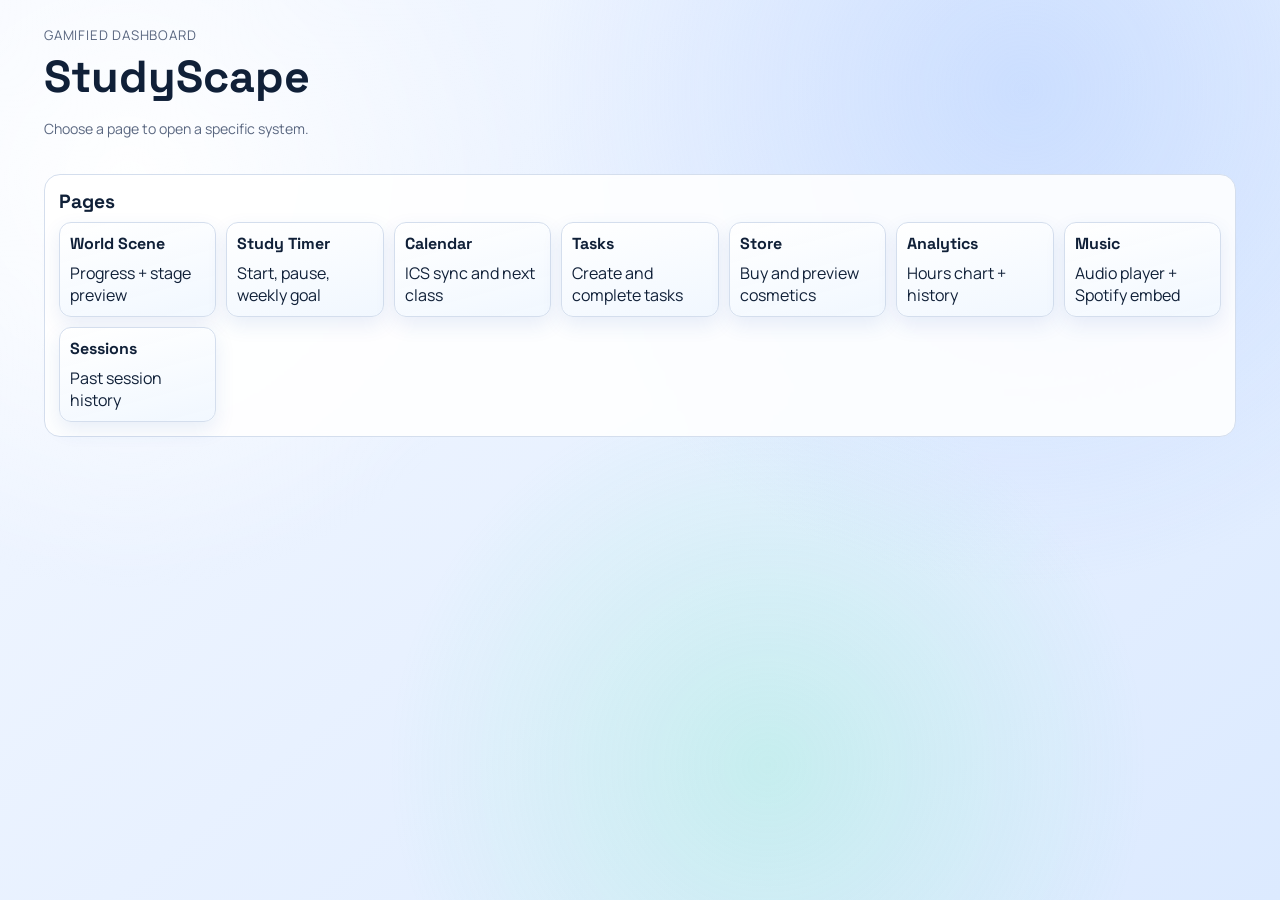
<file: index.html>
<!doctype html>
<html lang="en">
<head>
  <meta charset="UTF-8">
  <meta name="viewport" content="width=device-width, initial-scale=1.0">
  <title>StudyScape Redirect</title>
  <meta http-equiv="refresh" content="0; url=/studyscape/index.html">
  <script>
    window.location.replace('/studyscape/index.html');
  </script>
</head>
<body>
  <p>Redirecting to StudyScape...</p>
  <p><a href="/studyscape/index.html">Open StudyScape</a></p>
</body>
</html>
</file>
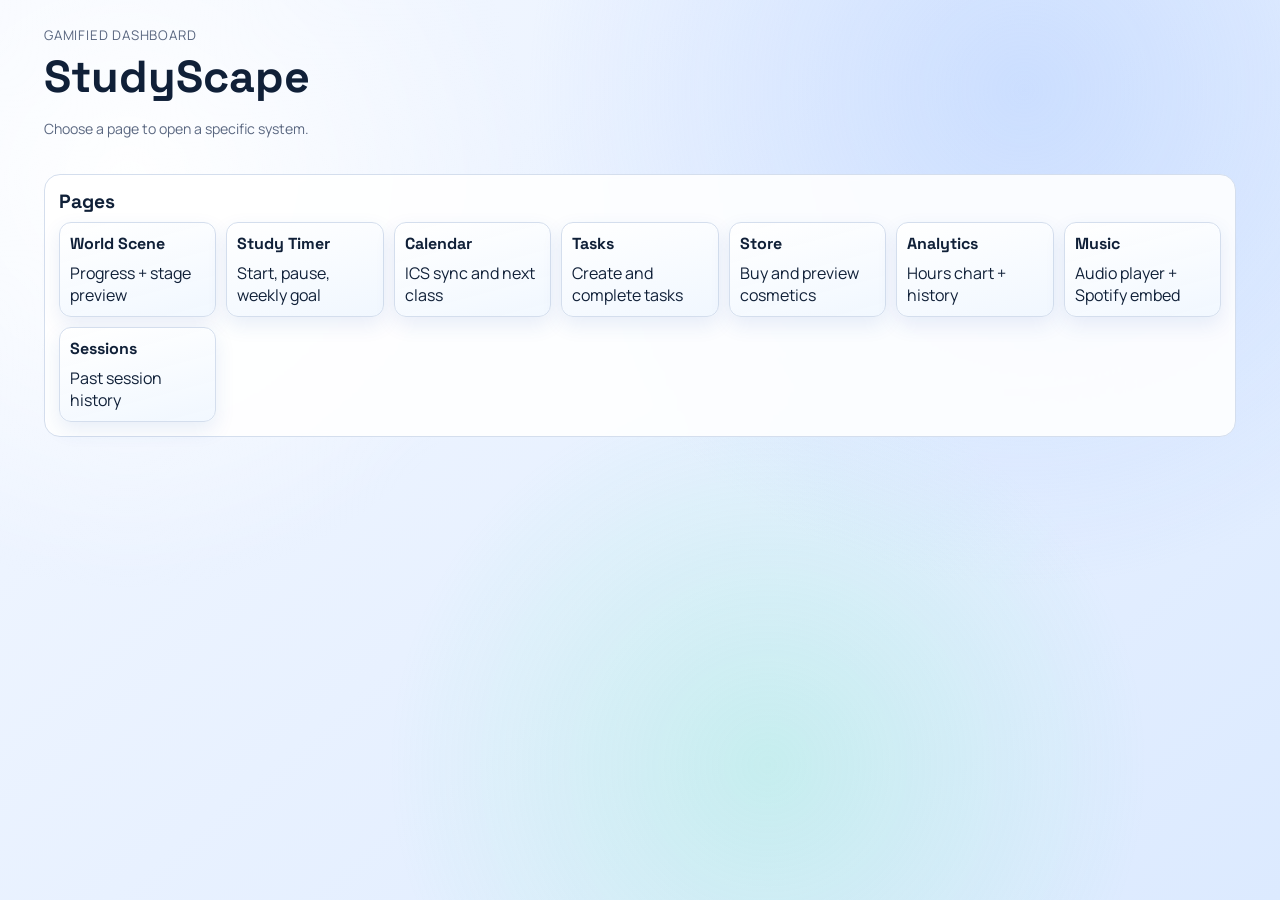
<file: studyscape/index.html>
<!doctype html>
<html lang="en">
<head>
  <meta charset="UTF-8">
  <meta name="viewport" content="width=device-width, initial-scale=1.0">
  <title>StudyScape</title>
  <link rel="preconnect" href="https://fonts.googleapis.com">
  <link rel="preconnect" href="https://fonts.gstatic.com" crossorigin>
  <link href="https://fonts.googleapis.com/css2?family=Manrope:wght@400;500;700;800&family=Space+Grotesk:wght@500;700&display=swap" rel="stylesheet">
  <link rel="stylesheet" href="style.css">
</head>
<body>
  <div class="bg-gradient" aria-hidden="true"></div>
  <header class="topbar">
    <div>
      <p class="eyebrow">Gamified Dashboard</p>
      <h1>StudyScape</h1>
      <p class="muted">Choose a page to open a specific system.</p>
    </div>
  </header>

  <main class="layout">
    <section class="panel" style="grid-column: span 12;">
      <div class="panel-title-row">
        <h2>Pages</h2>
      </div>
      <div class="store-grid">
        <a class="store-item" href="world.html"><h4>World Scene</h4><p>Progress + stage preview</p></a>
        <a class="store-item" href="timer.html"><h4>Study Timer</h4><p>Start, pause, weekly goal</p></a>
        <a class="store-item" href="calendar.html"><h4>Calendar</h4><p>ICS sync and next class</p></a>
        <a class="store-item" href="tasks.html"><h4>Tasks</h4><p>Create and complete tasks</p></a>
        <a class="store-item" href="store.html"><h4>Store</h4><p>Buy and preview cosmetics</p></a>
        <a class="store-item" href="analytics.html"><h4>Analytics</h4><p>Hours chart + history</p></a>
        <a class="store-item" href="music.html"><h4>Music</h4><p>Audio player + Spotify embed</p></a>
        <a class="store-item" href="sessions.html"><h4>Sessions</h4><p>Past session history</p></a>
      </div>
    </section>
  </main>
</body>
</html>
</file>
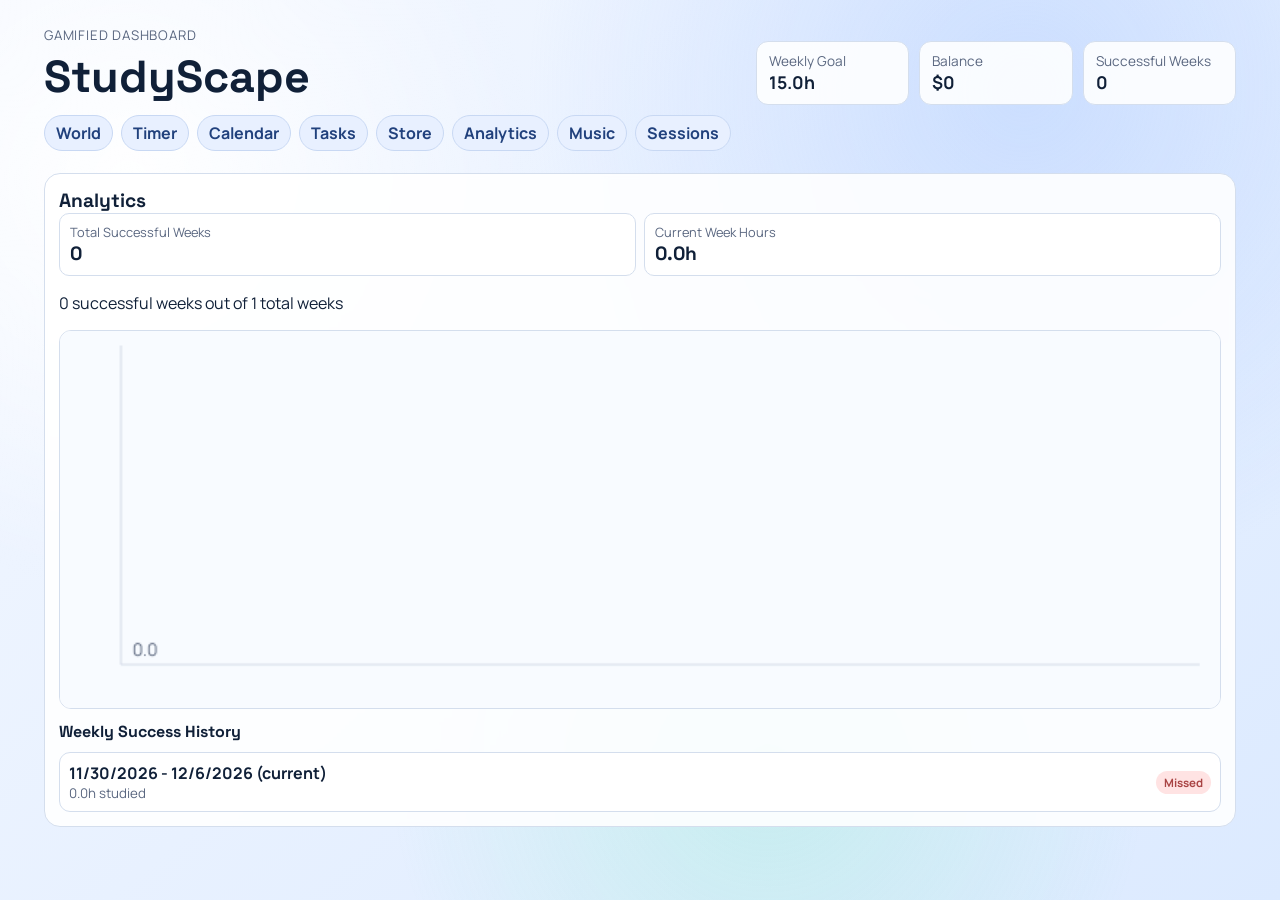
<file: studyscape/analytics.html>
<!doctype html>
<html lang="en">
<head>
  <meta charset="UTF-8">
  <meta name="viewport" content="width=device-width, initial-scale=1.0">
  <title>StudyScape - analytics</title>
  <link rel="preconnect" href="https://fonts.googleapis.com">
  <link rel="preconnect" href="https://fonts.gstatic.com" crossorigin>
  <link href="https://fonts.googleapis.com/css2?family=Manrope:wght@400;500;700;800&family=Space+Grotesk:wght@500;700&display=swap" rel="stylesheet">
  <link rel="stylesheet" href="style.css">
</head>
<body class="section-analytics">
  <div class="bg-gradient" aria-hidden="true"></div>
  <header class="topbar">
    <div>
      <p class="eyebrow">Gamified Dashboard</p>
      <h1>StudyScape</h1>
    </div>
    <div class="meta-cards">
      <article class="meta-card">
        <p>Weekly Goal</p>
        <strong id="weekly-goal-card">15.0h</strong>
      </article>
      <article class="meta-card">
        <p>Balance</p>
        <strong id="balance-card">$0</strong>
      </article>
      <article class="meta-card">
        <p>Successful Weeks</p>
        <strong id="success-card">0</strong>
      </article>
    </div>
  </header>
  <nav class="site-nav">
    <a href="world.html">World</a>
    <a href="timer.html">Timer</a>
    <a href="calendar.html">Calendar</a>
    <a href="tasks.html">Tasks</a>
    <a href="store.html">Store</a>
    <a href="analytics.html">Analytics</a>
    <a href="music.html">Music</a>
    <a href="sessions.html">Sessions</a>
  </nav>

  <main class="layout">
    <section class="panel panel-world" data-section="world">
      <div class="panel-title-row">
        <h2>World Scene</h2>
        <span id="world-stage-label" class="chip">Field</span>
      </div>
      <p class="muted">World progression depends only on successful study weeks (goal: 15h).</p>
      <div class="inline-form">
        <label class="muted" for="world-preview-slider">Preview stage</label>
        <input id="world-preview-slider" type="range" min="1" max="30" step="1">
        <button id="world-preview-reset" class="ghost" type="button">Use Real Progress</button>
      </div>
      <small id="world-preview-text" class="muted"></small>
      <div class="world" id="world-scene">
        <div class="world-sky"></div>
        <div class="shape-layer layer-mountains" data-layer="mountains"></div>
        <div class="shape-layer layer-ground" data-layer="ground-base">
          <div class="ground-rect"></div>
        </div>
        <div class="shape-layer layer-roads" data-layer="roads"></div>
        <div class="shape-layer layer-plants" data-layer="plants"></div>
        <div class="shape-layer layer-trees" data-layer="trees"></div>
        <div class="shape-layer layer-houses" data-layer="houses"></div>
        <div class="shape-layer layer-town" data-layer="town"></div>
        <div class="shape-layer layer-city" data-layer="city"></div>
        <div class="shape-layer layer-skyline" data-layer="skyline"></div>
      </div>
      <div class="progress-row">
        <div class="progress">
          <div id="world-progress-bar"></div>
        </div>
        <small id="world-progress-text">0 / 30 weeks</small>
      </div>
    </section>

    <section class="panel panel-timer" data-section="timer">
      <div class="panel-title-row">
        <h2>Weekly Study Timer</h2>
        <span id="timer-status" class="chip">Paused</span>
      </div>
      <div class="timer-display" id="timer-display">00:00:00</div>
      <div class="timer-actions">
        <button id="start-timer-btn">Start</button>
        <button id="pause-timer-btn" class="ghost">Pause</button>
      </div>
      <div class="goal-info">
        <p><strong id="weekly-hours-text">0.0h</strong> / 15.0h this week</p>
        <div class="progress">
          <div id="weekly-progress-bar"></div>
        </div>
      </div>
      <p class="muted">Successful weeks: <strong id="weekly-success-count">0</strong></p>
      <p class="muted">Timer resets Monday 00:00 (local time).</p>
    </section>

    <section class="panel" data-section="calendar">
      <div class="panel-title-row">
        <h2>Compass Calendar Sync</h2>
      </div>
      <form id="ics-form" class="inline-form">
        <input id="ics-url" type="url" placeholder="Paste ICS calendar URL">
        <button type="submit">Sync</button>
      </form>
      <p id="ics-status" class="muted"></p>
      <small id="calendar-meta" class="muted"></small>
      <form id="calendar-event-form" class="inline-form">
        <input id="custom-title" type="text" placeholder="My event title" required>
        <input id="custom-start" type="datetime-local" required>
        <input id="custom-end" type="datetime-local" placeholder="End (optional)">
        <label class="muted sac-toggle"><input id="custom-sac" type="checkbox"> SAC</label>
        <button type="submit">Add Event</button>
      </form>
      <div class="next-class-card">
        <p>Next Class</p>
        <strong id="next-class-title">None</strong>
        <small id="next-class-countdown">-</small>
      </div>
      <h3>Monthly Calendar</h3>
      <div class="inline-form">
        <button id="month-prev" class="ghost" type="button">Prev</button>
        <strong id="month-label">Month</strong>
        <button id="month-next" class="ghost" type="button">Next</button>
      </div>
      <div id="month-grid" class="month-grid"></div>
      <h3 id="month-day-label">Selected Day Events</h3>
      <ul id="month-day-events" class="list"></ul>
      <h3>My Calendar Items</h3>
      <ul id="custom-event-list" class="list"></ul>
      <h3>Today's Classes</h3>
      <ul id="today-classes" class="list"></ul>
      <h3>Weekly Timetable</h3>
      <div id="week-grid" class="week-grid"></div>
    </section>

    <section class="panel" data-section="tasks">
      <div class="panel-title-row">
        <h2>Tasks</h2>
      </div>
      <form id="task-form" class="task-form">
        <input id="task-name" type="text" placeholder="Task name" required>
        <input id="task-duration" type="number" min="5" step="5" placeholder="Duration (mins)" required>
        <button type="submit">Add Task</button>
      </form>
      <p class="muted">Task Balance: <strong id="task-balance">$0</strong></p>
      <ul id="task-list" class="list"></ul>
    </section>

    <section class="panel" data-section="store">
      <div class="panel-title-row">
        <h2>Store</h2>
      </div>
      <p class="muted">Cosmetic upgrades only. These do not affect world progression.</p>
      <button id="clear-store-preview" class="ghost" type="button">Clear Preview</button>
      <div id="store-grid" class="store-grid"></div>
    </section>

    <section class="panel" data-section="analytics">
      <div class="panel-title-row">
        <h2>Analytics</h2>
      </div>
      <div class="analytics-metrics">
        <article class="metric">
          <p>Total Successful Weeks</p>
          <strong id="analytics-total-success">0</strong>
        </article>
        <article class="metric">
          <p>Current Week Hours</p>
          <strong id="analytics-current-hours">0.0h</strong>
        </article>
      </div>
      <p id="analytics-ratio">0 successful weeks out of 0 total weeks</p>
      <div class="chart-wrap">
        <canvas id="study-chart" width="800" height="260"></canvas>
      </div>
      <h3>Weekly Success History</h3>
      <ul id="weekly-success-history" class="list"></ul>
    </section>

    <section class="panel" data-section="music">
      <div class="panel-title-row">
        <h2>Music Player</h2>
      </div>
      <div class="music-controls">
        <input id="audio-upload" type="file" accept="audio/*" multiple>
        <select id="track-select"><option value="">No uploaded tracks</option></select>
        <button id="play-pause-btn" type="button">Play</button>
        <button id="open-persistent-player" class="ghost" type="button">Open Persistent Player</button>
      </div>
      <audio id="audio-player" controls></audio>
      <p id="track-label" class="muted">No track loaded.</p>
      <div class="spotify-row">
        <input id="spotify-link" type="url" placeholder="Paste Spotify embed or share link">
        <button id="save-spotify-btn">Embed</button>
      </div>
      <p id="spotify-status" class="muted"></p>
      <div id="spotify-embed-wrap"></div>
    </section>

    <section class="panel" data-section="sessions">
      <div class="panel-title-row">
        <h2>Session History</h2>
      </div>
      <ul id="session-list" class="list"></ul>
    </section>
  </main>

  <template id="task-template">
    <li class="task-item">
      <label>
        <input type="checkbox">
        <span class="task-title"></span>
      </label>
      <small class="task-meta"></small>
    </li>
  </template>

  <script src="script.js"></script>
</body>
</html>
</file>
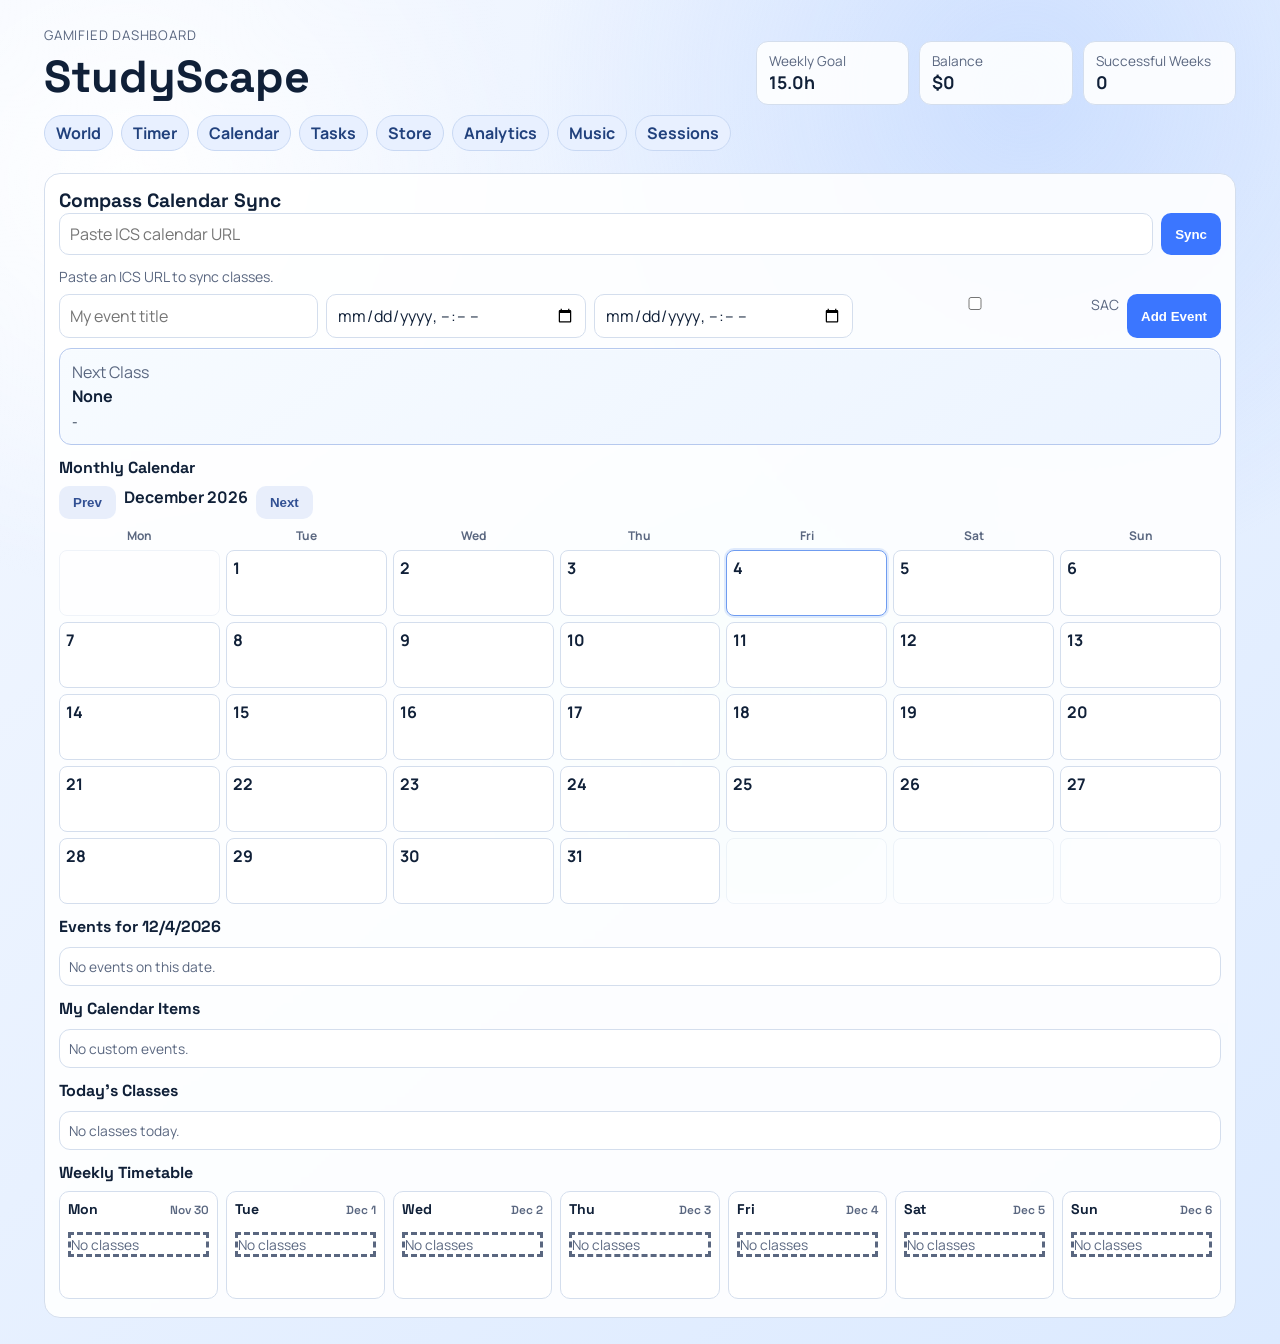
<file: studyscape/calendar.html>
<!doctype html>
<html lang="en">
<head>
  <meta charset="UTF-8">
  <meta name="viewport" content="width=device-width, initial-scale=1.0">
  <title>StudyScape - calendar</title>
  <link rel="preconnect" href="https://fonts.googleapis.com">
  <link rel="preconnect" href="https://fonts.gstatic.com" crossorigin>
  <link href="https://fonts.googleapis.com/css2?family=Manrope:wght@400;500;700;800&family=Space+Grotesk:wght@500;700&display=swap" rel="stylesheet">
  <link rel="stylesheet" href="style.css">
</head>
<body class="section-calendar">
  <div class="bg-gradient" aria-hidden="true"></div>
  <header class="topbar">
    <div>
      <p class="eyebrow">Gamified Dashboard</p>
      <h1>StudyScape</h1>
    </div>
    <div class="meta-cards">
      <article class="meta-card">
        <p>Weekly Goal</p>
        <strong id="weekly-goal-card">15.0h</strong>
      </article>
      <article class="meta-card">
        <p>Balance</p>
        <strong id="balance-card">$0</strong>
      </article>
      <article class="meta-card">
        <p>Successful Weeks</p>
        <strong id="success-card">0</strong>
      </article>
    </div>
  </header>
  <nav class="site-nav">
    <a href="world.html">World</a>
    <a href="timer.html">Timer</a>
    <a href="calendar.html">Calendar</a>
    <a href="tasks.html">Tasks</a>
    <a href="store.html">Store</a>
    <a href="analytics.html">Analytics</a>
    <a href="music.html">Music</a>
    <a href="sessions.html">Sessions</a>
  </nav>

  <main class="layout">
    <section class="panel panel-world" data-section="world">
      <div class="panel-title-row">
        <h2>World Scene</h2>
        <span id="world-stage-label" class="chip">Field</span>
      </div>
      <p class="muted">World progression depends only on successful study weeks (goal: 15h).</p>
      <div class="inline-form">
        <label class="muted" for="world-preview-slider">Preview stage</label>
        <input id="world-preview-slider" type="range" min="1" max="30" step="1">
        <button id="world-preview-reset" class="ghost" type="button">Use Real Progress</button>
      </div>
      <small id="world-preview-text" class="muted"></small>
      <div class="world" id="world-scene">
        <div class="world-sky"></div>
        <div class="shape-layer layer-mountains" data-layer="mountains"></div>
        <div class="shape-layer layer-ground" data-layer="ground-base">
          <div class="ground-rect"></div>
        </div>
        <div class="shape-layer layer-roads" data-layer="roads"></div>
        <div class="shape-layer layer-plants" data-layer="plants"></div>
        <div class="shape-layer layer-trees" data-layer="trees"></div>
        <div class="shape-layer layer-houses" data-layer="houses"></div>
        <div class="shape-layer layer-town" data-layer="town"></div>
        <div class="shape-layer layer-city" data-layer="city"></div>
        <div class="shape-layer layer-skyline" data-layer="skyline"></div>
      </div>
      <div class="progress-row">
        <div class="progress">
          <div id="world-progress-bar"></div>
        </div>
        <small id="world-progress-text">0 / 30 weeks</small>
      </div>
    </section>

    <section class="panel panel-timer" data-section="timer">
      <div class="panel-title-row">
        <h2>Weekly Study Timer</h2>
        <span id="timer-status" class="chip">Paused</span>
      </div>
      <div class="timer-display" id="timer-display">00:00:00</div>
      <div class="timer-actions">
        <button id="start-timer-btn">Start</button>
        <button id="pause-timer-btn" class="ghost">Pause</button>
      </div>
      <div class="goal-info">
        <p><strong id="weekly-hours-text">0.0h</strong> / 15.0h this week</p>
        <div class="progress">
          <div id="weekly-progress-bar"></div>
        </div>
      </div>
      <p class="muted">Successful weeks: <strong id="weekly-success-count">0</strong></p>
      <p class="muted">Timer resets Monday 00:00 (local time).</p>
    </section>

    <section class="panel" data-section="calendar">
      <div class="panel-title-row">
        <h2>Compass Calendar Sync</h2>
      </div>
      <form id="ics-form" class="inline-form">
        <input id="ics-url" type="url" placeholder="Paste ICS calendar URL">
        <button type="submit">Sync</button>
      </form>
      <p id="ics-status" class="muted"></p>
      <small id="calendar-meta" class="muted"></small>
      <form id="calendar-event-form" class="inline-form">
        <input id="custom-title" type="text" placeholder="My event title" required>
        <input id="custom-start" type="datetime-local" required>
        <input id="custom-end" type="datetime-local" placeholder="End (optional)">
        <label class="muted sac-toggle"><input id="custom-sac" type="checkbox"> SAC</label>
        <button type="submit">Add Event</button>
      </form>
      <div class="next-class-card">
        <p>Next Class</p>
        <strong id="next-class-title">None</strong>
        <small id="next-class-countdown">-</small>
      </div>
      <h3>Monthly Calendar</h3>
      <div class="inline-form">
        <button id="month-prev" class="ghost" type="button">Prev</button>
        <strong id="month-label">Month</strong>
        <button id="month-next" class="ghost" type="button">Next</button>
      </div>
      <div id="month-grid" class="month-grid"></div>
      <h3 id="month-day-label">Selected Day Events</h3>
      <ul id="month-day-events" class="list"></ul>
      <h3>My Calendar Items</h3>
      <ul id="custom-event-list" class="list"></ul>
      <h3>Today's Classes</h3>
      <ul id="today-classes" class="list"></ul>
      <h3>Weekly Timetable</h3>
      <div id="week-grid" class="week-grid"></div>
    </section>

    <section class="panel" data-section="tasks">
      <div class="panel-title-row">
        <h2>Tasks</h2>
      </div>
      <form id="task-form" class="task-form">
        <input id="task-name" type="text" placeholder="Task name" required>
        <input id="task-duration" type="number" min="5" step="5" placeholder="Duration (mins)" required>
        <button type="submit">Add Task</button>
      </form>
      <p class="muted">Task Balance: <strong id="task-balance">$0</strong></p>
      <ul id="task-list" class="list"></ul>
    </section>

    <section class="panel" data-section="store">
      <div class="panel-title-row">
        <h2>Store</h2>
      </div>
      <p class="muted">Cosmetic upgrades only. These do not affect world progression.</p>
      <button id="clear-store-preview" class="ghost" type="button">Clear Preview</button>
      <div id="store-grid" class="store-grid"></div>
    </section>

    <section class="panel" data-section="analytics">
      <div class="panel-title-row">
        <h2>Analytics</h2>
      </div>
      <div class="analytics-metrics">
        <article class="metric">
          <p>Total Successful Weeks</p>
          <strong id="analytics-total-success">0</strong>
        </article>
        <article class="metric">
          <p>Current Week Hours</p>
          <strong id="analytics-current-hours">0.0h</strong>
        </article>
      </div>
      <p id="analytics-ratio">0 successful weeks out of 0 total weeks</p>
      <div class="chart-wrap">
        <canvas id="study-chart" width="800" height="260"></canvas>
      </div>
      <h3>Weekly Success History</h3>
      <ul id="weekly-success-history" class="list"></ul>
    </section>

    <section class="panel" data-section="music">
      <div class="panel-title-row">
        <h2>Music Player</h2>
      </div>
      <div class="music-controls">
        <input id="audio-upload" type="file" accept="audio/*" multiple>
        <select id="track-select"><option value="">No uploaded tracks</option></select>
        <button id="play-pause-btn" type="button">Play</button>
        <button id="open-persistent-player" class="ghost" type="button">Open Persistent Player</button>
      </div>
      <audio id="audio-player" controls></audio>
      <p id="track-label" class="muted">No track loaded.</p>
      <div class="spotify-row">
        <input id="spotify-link" type="url" placeholder="Paste Spotify embed or share link">
        <button id="save-spotify-btn">Embed</button>
      </div>
      <p id="spotify-status" class="muted"></p>
      <div id="spotify-embed-wrap"></div>
    </section>

    <section class="panel" data-section="sessions">
      <div class="panel-title-row">
        <h2>Session History</h2>
      </div>
      <ul id="session-list" class="list"></ul>
    </section>
  </main>

  <template id="task-template">
    <li class="task-item">
      <label>
        <input type="checkbox">
        <span class="task-title"></span>
      </label>
      <small class="task-meta"></small>
    </li>
  </template>

  <script src="script.js"></script>
</body>
</html>
</file>
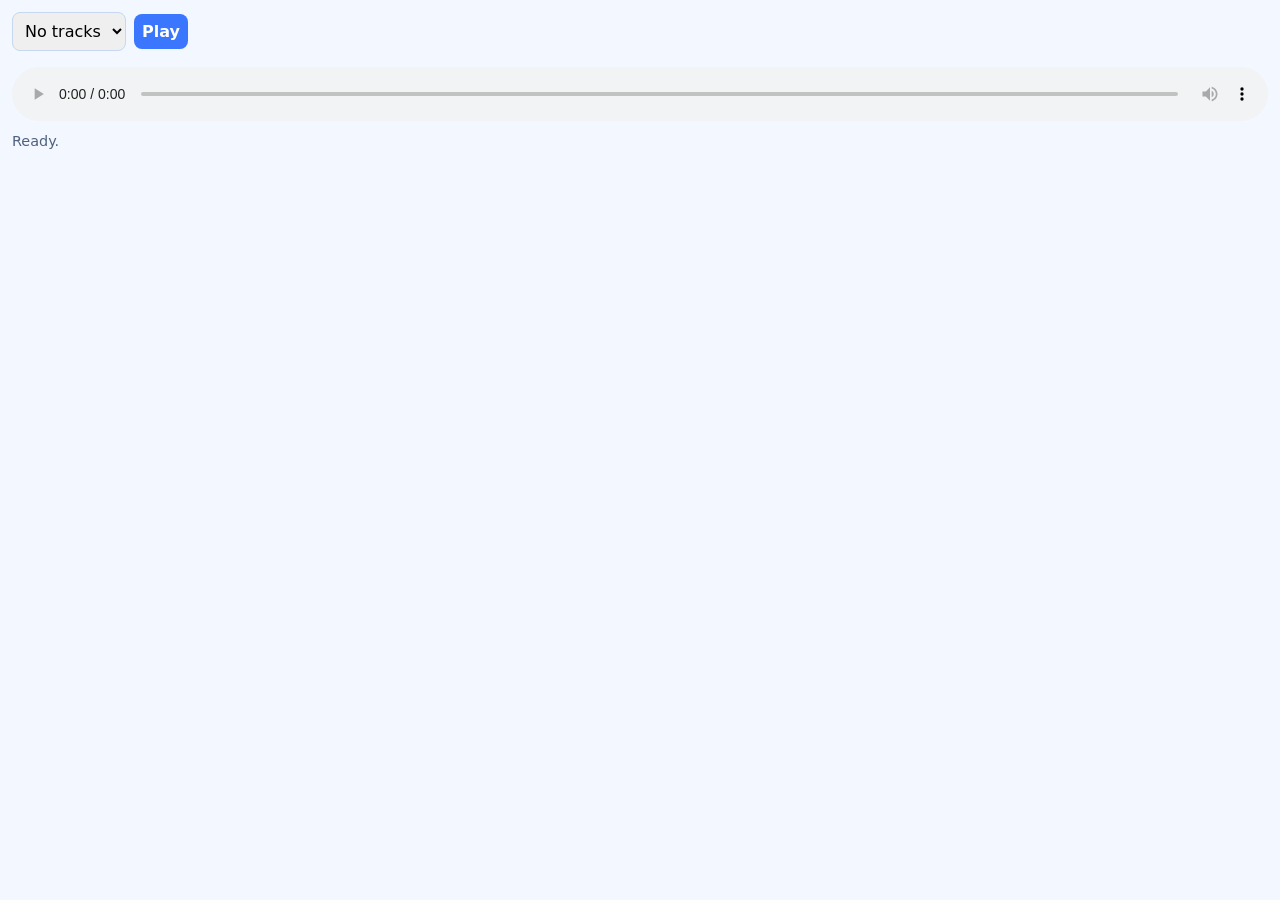
<file: studyscape/music-hub.html>
<!doctype html>
<html lang="en">
<head>
  <meta charset="UTF-8">
  <meta name="viewport" content="width=device-width, initial-scale=1.0">
  <title>StudyScape Music Hub</title>
  <style>
    body { margin: 0; padding: 12px; font-family: system-ui, sans-serif; background: #f3f7ff; color: #1b2a42; }
    .row { display: flex; gap: 8px; align-items: center; margin-bottom: 8px; }
    select, button { padding: 8px; border-radius: 8px; border: 1px solid #c8d6ef; font: inherit; }
    button { background: #3b76ff; color: #fff; border: 0; font-weight: 700; cursor: pointer; }
    .ghost { background: #e8efff; color: #274b95; }
    p { margin: 8px 0 0; font-size: 0.9rem; color: #4e617f; }
    audio { width: 100%; margin-top: 8px; }
  </style>
</head>
<body>
  <div class="row">
    <select id="hub-track-select"><option value="">No tracks</option></select>
    <button id="hub-toggle-btn">Play</button>
  </div>
  <audio id="hub-audio" controls></audio>
  <p id="hub-status">Ready.</p>
  <script>
    const CHANNEL = "studyscape-music";
    const HEARTBEAT_KEY = "studyscape.music.hub.heartbeat";
    const DB_NAME = "studyscape-audio";
    const DB_VERSION = 1;
    const STORE = "libraries";
    const LIB_KEY = "default";

    const ch = "BroadcastChannel" in window ? new BroadcastChannel(CHANNEL) : null;
    const els = {
      select: document.getElementById("hub-track-select"),
      toggle: document.getElementById("hub-toggle-btn"),
      audio: document.getElementById("hub-audio"),
      status: document.getElementById("hub-status")
    };
    let tracks = [];
    let idx = -1;

    init();

    async function init() {
      await hydrate();
      bind();
      beat();
      setInterval(beat, 1000);
      if (ch) {
        ch.postMessage({ type: "STATE_UPDATE", playing: !els.audio.paused, index: idx, label: els.status.textContent });
      }
    }

    function bind() {
      els.select.addEventListener("change", () => selectTrack(Number(els.select.value)));
      els.toggle.addEventListener("click", toggle);
      els.audio.addEventListener("play", () => { els.toggle.textContent = "Pause"; publishState(); });
      els.audio.addEventListener("pause", () => { els.toggle.textContent = "Play"; publishState(); });
      els.audio.addEventListener("ended", () => { els.toggle.textContent = "Play"; publishState(); });
      els.audio.addEventListener("timeupdate", publishState);
      window.addEventListener("pagehide", () => localStorage.removeItem(HEARTBEAT_KEY));

      if (ch) {
        ch.onmessage = async (e) => {
          const msg = e.data || {};
          if (msg.type === "LIBRARY_SYNC" && Array.isArray(msg.tracks)) {
            tracks = msg.tracks.map(t => ({ ...t, url: t.blob ? URL.createObjectURL(t.blob) : (t.dataUrl || "") }));
            renderSelect();
            await saveTracks(msg.tracks);
            return;
          }
          if (msg.type === "SELECT") {
            selectTrack(Number(msg.index));
            return;
          }
          if (msg.type === "PLAY") { if (idx < 0 && tracks.length) selectTrack(0); els.audio.play().catch(() => {}); return; }
          if (msg.type === "PAUSE") { els.audio.pause(); return; }
          if (msg.type === "TOGGLE") { toggle(); return; }
          if (msg.type === "STATE_REQUEST") { publishState(); }
        };
      }
    }

    function toggle() {
      if (!tracks.length) return;
      if (idx < 0) selectTrack(0);
      if (els.audio.paused) els.audio.play().catch(() => {});
      else els.audio.pause();
    }

    function selectTrack(i) {
      if (!Number.isFinite(i) || i < 0 || i >= tracks.length) return;
      idx = i;
      els.audio.src = tracks[i].url;
      els.audio.load();
      els.select.value = String(i);
      els.status.textContent = "Track: " + tracks[i].name;
      publishState();
    }

    function renderSelect() {
      els.select.innerHTML = "";
      if (!tracks.length) {
        const opt = document.createElement("option");
        opt.value = "";
        opt.textContent = "No tracks";
        els.select.appendChild(opt);
        return;
      }
      tracks.forEach((t, i) => {
        const opt = document.createElement("option");
        opt.value = String(i);
        opt.textContent = t.name;
        els.select.appendChild(opt);
      });
      if (idx >= 0 && idx < tracks.length) els.select.value = String(idx);
      else selectTrack(0);
    }

    function publishState() {
      if (!ch) return;
      ch.postMessage({
        type: "STATE_UPDATE",
        playing: !els.audio.paused,
        index: idx,
        currentTime: Number.isFinite(els.audio.currentTime) ? els.audio.currentTime : 0,
        label: els.status.textContent
      });
    }

    function beat() {
      localStorage.setItem(HEARTBEAT_KEY, String(Date.now()));
    }

    async function hydrate() {
      const saved = await loadTracks();
      if (saved.length) {
        tracks = saved.map(t => ({ ...t, url: t.blob ? URL.createObjectURL(t.blob) : (t.dataUrl || "") }));
        renderSelect();
      }
    }

    function openDb() {
      return new Promise((resolve, reject) => {
        const req = indexedDB.open(DB_NAME, DB_VERSION);
        req.onupgradeneeded = () => {
          const db = req.result;
          if (!db.objectStoreNames.contains(STORE)) db.createObjectStore(STORE, { keyPath: "id" });
        };
        req.onsuccess = () => resolve(req.result);
        req.onerror = () => reject(req.error);
      });
    }

    async function loadTracks() {
      try {
        const db = await openDb();
        const tracks = await new Promise((resolve, reject) => {
          const tx = db.transaction(STORE, "readonly");
          const req = tx.objectStore(STORE).get(LIB_KEY);
          req.onsuccess = () => resolve(req.result?.tracks || []);
          req.onerror = () => reject(req.error);
        });
        db.close();
        return Array.isArray(tracks) ? tracks : [];
      } catch {
        return [];
      }
    }

    async function saveTracks(tracks) {
      try {
        const db = await openDb();
        await new Promise((resolve, reject) => {
          const tx = db.transaction(STORE, "readwrite");
          tx.objectStore(STORE).put({ id: LIB_KEY, tracks });
          tx.oncomplete = () => resolve();
          tx.onerror = () => reject(tx.error);
        });
        db.close();
      } catch {}
    }
  </script>
</body>
</html>
</file>
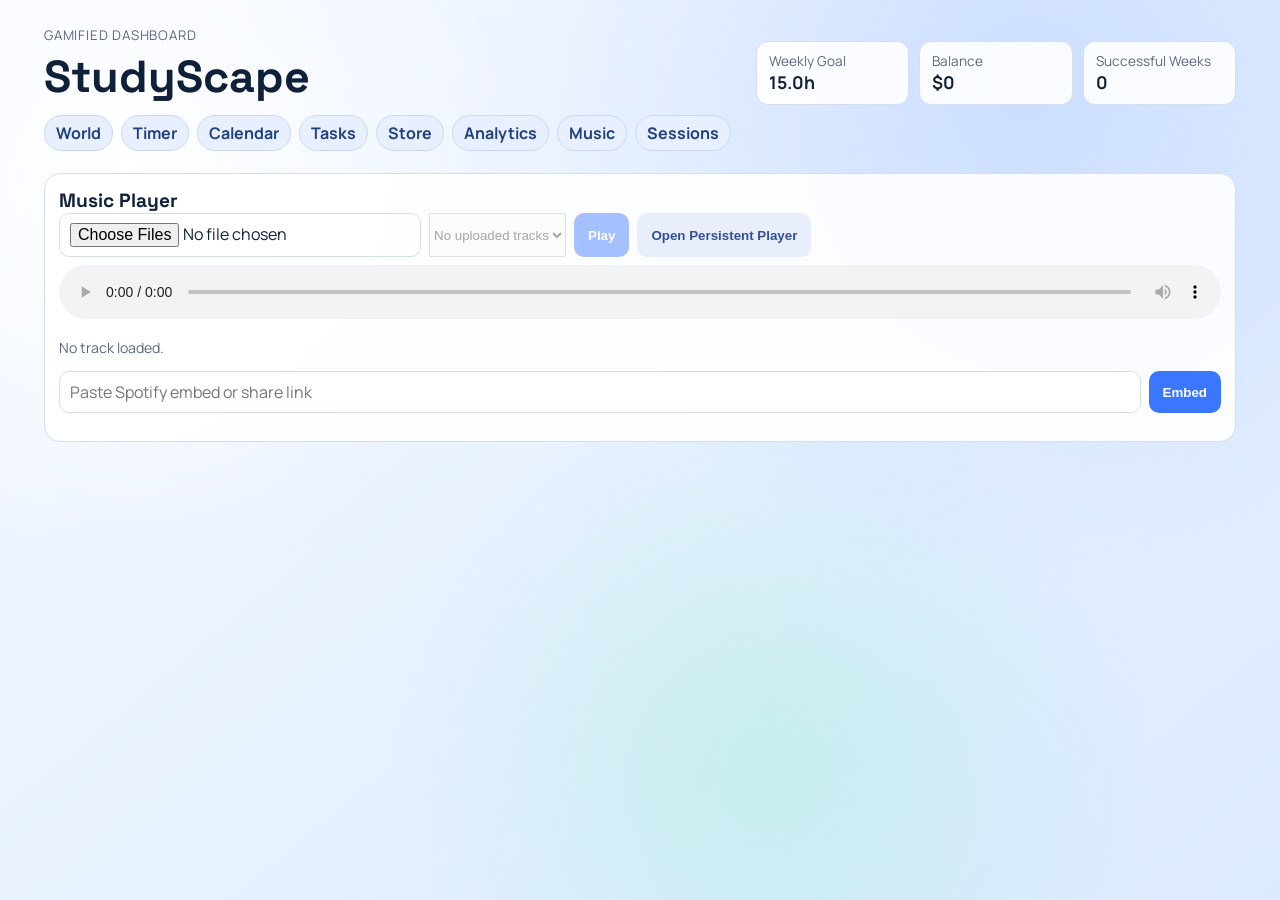
<file: studyscape/music.html>
<!doctype html>
<html lang="en">
<head>
  <meta charset="UTF-8">
  <meta name="viewport" content="width=device-width, initial-scale=1.0">
  <title>StudyScape - music</title>
  <link rel="preconnect" href="https://fonts.googleapis.com">
  <link rel="preconnect" href="https://fonts.gstatic.com" crossorigin>
  <link href="https://fonts.googleapis.com/css2?family=Manrope:wght@400;500;700;800&family=Space+Grotesk:wght@500;700&display=swap" rel="stylesheet">
  <link rel="stylesheet" href="style.css">
</head>
<body class="section-music">
  <div class="bg-gradient" aria-hidden="true"></div>
  <header class="topbar">
    <div>
      <p class="eyebrow">Gamified Dashboard</p>
      <h1>StudyScape</h1>
    </div>
    <div class="meta-cards">
      <article class="meta-card">
        <p>Weekly Goal</p>
        <strong id="weekly-goal-card">15.0h</strong>
      </article>
      <article class="meta-card">
        <p>Balance</p>
        <strong id="balance-card">$0</strong>
      </article>
      <article class="meta-card">
        <p>Successful Weeks</p>
        <strong id="success-card">0</strong>
      </article>
    </div>
  </header>
  <nav class="site-nav">
    <a href="world.html">World</a>
    <a href="timer.html">Timer</a>
    <a href="calendar.html">Calendar</a>
    <a href="tasks.html">Tasks</a>
    <a href="store.html">Store</a>
    <a href="analytics.html">Analytics</a>
    <a href="music.html">Music</a>
    <a href="sessions.html">Sessions</a>
  </nav>

  <main class="layout">
    <section class="panel panel-world" data-section="world">
      <div class="panel-title-row">
        <h2>World Scene</h2>
        <span id="world-stage-label" class="chip">Field</span>
      </div>
      <p class="muted">World progression depends only on successful study weeks (goal: 15h).</p>
      <div class="inline-form">
        <label class="muted" for="world-preview-slider">Preview stage</label>
        <input id="world-preview-slider" type="range" min="1" max="30" step="1">
        <button id="world-preview-reset" class="ghost" type="button">Use Real Progress</button>
      </div>
      <small id="world-preview-text" class="muted"></small>
      <div class="world" id="world-scene">
        <div class="world-sky"></div>
        <div class="shape-layer layer-mountains" data-layer="mountains"></div>
        <div class="shape-layer layer-ground" data-layer="ground-base">
          <div class="ground-rect"></div>
        </div>
        <div class="shape-layer layer-roads" data-layer="roads"></div>
        <div class="shape-layer layer-plants" data-layer="plants"></div>
        <div class="shape-layer layer-trees" data-layer="trees"></div>
        <div class="shape-layer layer-houses" data-layer="houses"></div>
        <div class="shape-layer layer-town" data-layer="town"></div>
        <div class="shape-layer layer-city" data-layer="city"></div>
        <div class="shape-layer layer-skyline" data-layer="skyline"></div>
      </div>
      <div class="progress-row">
        <div class="progress">
          <div id="world-progress-bar"></div>
        </div>
        <small id="world-progress-text">0 / 30 weeks</small>
      </div>
    </section>

    <section class="panel panel-timer" data-section="timer">
      <div class="panel-title-row">
        <h2>Weekly Study Timer</h2>
        <span id="timer-status" class="chip">Paused</span>
      </div>
      <div class="timer-display" id="timer-display">00:00:00</div>
      <div class="timer-actions">
        <button id="start-timer-btn">Start</button>
        <button id="pause-timer-btn" class="ghost">Pause</button>
      </div>
      <div class="goal-info">
        <p><strong id="weekly-hours-text">0.0h</strong> / 15.0h this week</p>
        <div class="progress">
          <div id="weekly-progress-bar"></div>
        </div>
      </div>
      <p class="muted">Successful weeks: <strong id="weekly-success-count">0</strong></p>
      <p class="muted">Timer resets Monday 00:00 (local time).</p>
    </section>

    <section class="panel" data-section="calendar">
      <div class="panel-title-row">
        <h2>Compass Calendar Sync</h2>
      </div>
      <form id="ics-form" class="inline-form">
        <input id="ics-url" type="url" placeholder="Paste ICS calendar URL">
        <button type="submit">Sync</button>
      </form>
      <p id="ics-status" class="muted"></p>
      <small id="calendar-meta" class="muted"></small>
      <form id="calendar-event-form" class="inline-form">
        <input id="custom-title" type="text" placeholder="My event title" required>
        <input id="custom-start" type="datetime-local" required>
        <input id="custom-end" type="datetime-local" placeholder="End (optional)">
        <label class="muted sac-toggle"><input id="custom-sac" type="checkbox"> SAC</label>
        <button type="submit">Add Event</button>
      </form>
      <div class="next-class-card">
        <p>Next Class</p>
        <strong id="next-class-title">None</strong>
        <small id="next-class-countdown">-</small>
      </div>
      <h3>Monthly Calendar</h3>
      <div class="inline-form">
        <button id="month-prev" class="ghost" type="button">Prev</button>
        <strong id="month-label">Month</strong>
        <button id="month-next" class="ghost" type="button">Next</button>
      </div>
      <div id="month-grid" class="month-grid"></div>
      <h3 id="month-day-label">Selected Day Events</h3>
      <ul id="month-day-events" class="list"></ul>
      <h3>My Calendar Items</h3>
      <ul id="custom-event-list" class="list"></ul>
      <h3>Today's Classes</h3>
      <ul id="today-classes" class="list"></ul>
      <h3>Weekly Timetable</h3>
      <div id="week-grid" class="week-grid"></div>
    </section>

    <section class="panel" data-section="tasks">
      <div class="panel-title-row">
        <h2>Tasks</h2>
      </div>
      <form id="task-form" class="task-form">
        <input id="task-name" type="text" placeholder="Task name" required>
        <input id="task-duration" type="number" min="5" step="5" placeholder="Duration (mins)" required>
        <button type="submit">Add Task</button>
      </form>
      <p class="muted">Task Balance: <strong id="task-balance">$0</strong></p>
      <ul id="task-list" class="list"></ul>
    </section>

    <section class="panel" data-section="store">
      <div class="panel-title-row">
        <h2>Store</h2>
      </div>
      <p class="muted">Cosmetic upgrades only. These do not affect world progression.</p>
      <button id="clear-store-preview" class="ghost" type="button">Clear Preview</button>
      <div id="store-grid" class="store-grid"></div>
    </section>

    <section class="panel" data-section="analytics">
      <div class="panel-title-row">
        <h2>Analytics</h2>
      </div>
      <div class="analytics-metrics">
        <article class="metric">
          <p>Total Successful Weeks</p>
          <strong id="analytics-total-success">0</strong>
        </article>
        <article class="metric">
          <p>Current Week Hours</p>
          <strong id="analytics-current-hours">0.0h</strong>
        </article>
      </div>
      <p id="analytics-ratio">0 successful weeks out of 0 total weeks</p>
      <div class="chart-wrap">
        <canvas id="study-chart" width="800" height="260"></canvas>
      </div>
      <h3>Weekly Success History</h3>
      <ul id="weekly-success-history" class="list"></ul>
    </section>

    <section class="panel" data-section="music">
      <div class="panel-title-row">
        <h2>Music Player</h2>
      </div>
      <div class="music-controls">
        <input id="audio-upload" type="file" accept="audio/*" multiple>
        <select id="track-select"><option value="">No uploaded tracks</option></select>
        <button id="play-pause-btn" type="button">Play</button>
        <button id="open-persistent-player" class="ghost" type="button">Open Persistent Player</button>
      </div>
      <audio id="audio-player" controls></audio>
      <p id="track-label" class="muted">No track loaded.</p>
      <div class="spotify-row">
        <input id="spotify-link" type="url" placeholder="Paste Spotify embed or share link">
        <button id="save-spotify-btn">Embed</button>
      </div>
      <p id="spotify-status" class="muted"></p>
      <div id="spotify-embed-wrap"></div>
    </section>

    <section class="panel" data-section="sessions">
      <div class="panel-title-row">
        <h2>Session History</h2>
      </div>
      <ul id="session-list" class="list"></ul>
    </section>
  </main>

  <template id="task-template">
    <li class="task-item">
      <label>
        <input type="checkbox">
        <span class="task-title"></span>
      </label>
      <small class="task-meta"></small>
    </li>
  </template>

  <script src="script.js"></script>
</body>
</html>
</file>
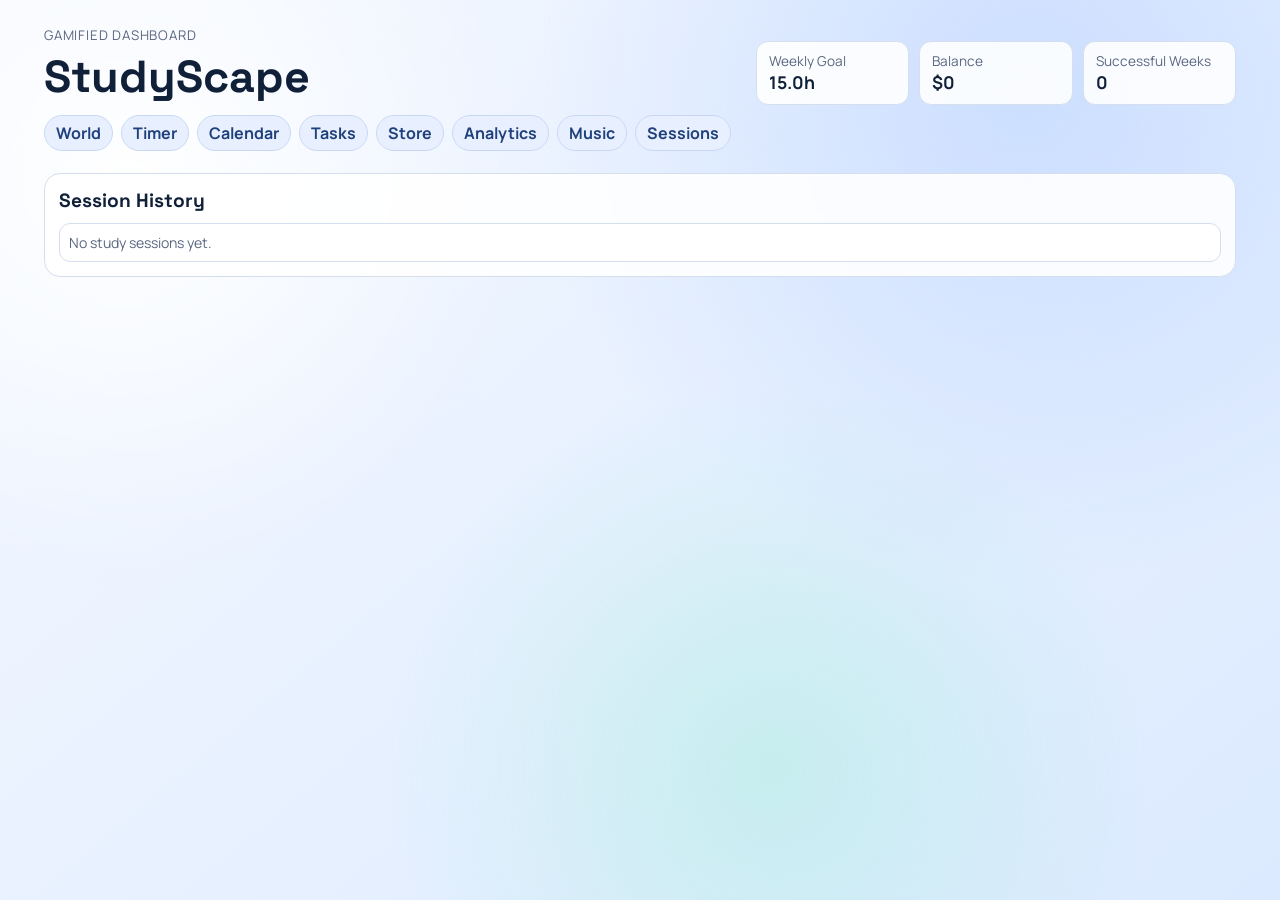
<file: studyscape/sessions.html>
<!doctype html>
<html lang="en">
<head>
  <meta charset="UTF-8">
  <meta name="viewport" content="width=device-width, initial-scale=1.0">
  <title>StudyScape - sessions</title>
  <link rel="preconnect" href="https://fonts.googleapis.com">
  <link rel="preconnect" href="https://fonts.gstatic.com" crossorigin>
  <link href="https://fonts.googleapis.com/css2?family=Manrope:wght@400;500;700;800&family=Space+Grotesk:wght@500;700&display=swap" rel="stylesheet">
  <link rel="stylesheet" href="style.css">
</head>
<body class="section-sessions">
  <div class="bg-gradient" aria-hidden="true"></div>
  <header class="topbar">
    <div>
      <p class="eyebrow">Gamified Dashboard</p>
      <h1>StudyScape</h1>
    </div>
    <div class="meta-cards">
      <article class="meta-card">
        <p>Weekly Goal</p>
        <strong id="weekly-goal-card">15.0h</strong>
      </article>
      <article class="meta-card">
        <p>Balance</p>
        <strong id="balance-card">$0</strong>
      </article>
      <article class="meta-card">
        <p>Successful Weeks</p>
        <strong id="success-card">0</strong>
      </article>
    </div>
  </header>
  <nav class="site-nav">
    <a href="world.html">World</a>
    <a href="timer.html">Timer</a>
    <a href="calendar.html">Calendar</a>
    <a href="tasks.html">Tasks</a>
    <a href="store.html">Store</a>
    <a href="analytics.html">Analytics</a>
    <a href="music.html">Music</a>
    <a href="sessions.html">Sessions</a>
  </nav>

  <main class="layout">
    <section class="panel panel-world" data-section="world">
      <div class="panel-title-row">
        <h2>World Scene</h2>
        <span id="world-stage-label" class="chip">Field</span>
      </div>
      <p class="muted">World progression depends only on successful study weeks (goal: 15h).</p>
      <div class="inline-form">
        <label class="muted" for="world-preview-slider">Preview stage</label>
        <input id="world-preview-slider" type="range" min="1" max="30" step="1">
        <button id="world-preview-reset" class="ghost" type="button">Use Real Progress</button>
      </div>
      <small id="world-preview-text" class="muted"></small>
      <div class="world" id="world-scene">
        <div class="world-sky"></div>
        <div class="shape-layer layer-mountains" data-layer="mountains"></div>
        <div class="shape-layer layer-ground" data-layer="ground-base">
          <div class="ground-rect"></div>
        </div>
        <div class="shape-layer layer-roads" data-layer="roads"></div>
        <div class="shape-layer layer-plants" data-layer="plants"></div>
        <div class="shape-layer layer-trees" data-layer="trees"></div>
        <div class="shape-layer layer-houses" data-layer="houses"></div>
        <div class="shape-layer layer-town" data-layer="town"></div>
        <div class="shape-layer layer-city" data-layer="city"></div>
        <div class="shape-layer layer-skyline" data-layer="skyline"></div>
      </div>
      <div class="progress-row">
        <div class="progress">
          <div id="world-progress-bar"></div>
        </div>
        <small id="world-progress-text">0 / 30 weeks</small>
      </div>
    </section>

    <section class="panel panel-timer" data-section="timer">
      <div class="panel-title-row">
        <h2>Weekly Study Timer</h2>
        <span id="timer-status" class="chip">Paused</span>
      </div>
      <div class="timer-display" id="timer-display">00:00:00</div>
      <div class="timer-actions">
        <button id="start-timer-btn">Start</button>
        <button id="pause-timer-btn" class="ghost">Pause</button>
      </div>
      <div class="goal-info">
        <p><strong id="weekly-hours-text">0.0h</strong> / 15.0h this week</p>
        <div class="progress">
          <div id="weekly-progress-bar"></div>
        </div>
      </div>
      <p class="muted">Successful weeks: <strong id="weekly-success-count">0</strong></p>
      <p class="muted">Timer resets Monday 00:00 (local time).</p>
    </section>

    <section class="panel" data-section="calendar">
      <div class="panel-title-row">
        <h2>Compass Calendar Sync</h2>
      </div>
      <form id="ics-form" class="inline-form">
        <input id="ics-url" type="url" placeholder="Paste ICS calendar URL">
        <button type="submit">Sync</button>
      </form>
      <p id="ics-status" class="muted"></p>
      <small id="calendar-meta" class="muted"></small>
      <form id="calendar-event-form" class="inline-form">
        <input id="custom-title" type="text" placeholder="My event title" required>
        <input id="custom-start" type="datetime-local" required>
        <input id="custom-end" type="datetime-local" placeholder="End (optional)">
        <label class="muted sac-toggle"><input id="custom-sac" type="checkbox"> SAC</label>
        <button type="submit">Add Event</button>
      </form>
      <div class="next-class-card">
        <p>Next Class</p>
        <strong id="next-class-title">None</strong>
        <small id="next-class-countdown">-</small>
      </div>
      <h3>Monthly Calendar</h3>
      <div class="inline-form">
        <button id="month-prev" class="ghost" type="button">Prev</button>
        <strong id="month-label">Month</strong>
        <button id="month-next" class="ghost" type="button">Next</button>
      </div>
      <div id="month-grid" class="month-grid"></div>
      <h3 id="month-day-label">Selected Day Events</h3>
      <ul id="month-day-events" class="list"></ul>
      <h3>My Calendar Items</h3>
      <ul id="custom-event-list" class="list"></ul>
      <h3>Today's Classes</h3>
      <ul id="today-classes" class="list"></ul>
      <h3>Weekly Timetable</h3>
      <div id="week-grid" class="week-grid"></div>
    </section>

    <section class="panel" data-section="tasks">
      <div class="panel-title-row">
        <h2>Tasks</h2>
      </div>
      <form id="task-form" class="task-form">
        <input id="task-name" type="text" placeholder="Task name" required>
        <input id="task-duration" type="number" min="5" step="5" placeholder="Duration (mins)" required>
        <button type="submit">Add Task</button>
      </form>
      <p class="muted">Task Balance: <strong id="task-balance">$0</strong></p>
      <ul id="task-list" class="list"></ul>
    </section>

    <section class="panel" data-section="store">
      <div class="panel-title-row">
        <h2>Store</h2>
      </div>
      <p class="muted">Cosmetic upgrades only. These do not affect world progression.</p>
      <button id="clear-store-preview" class="ghost" type="button">Clear Preview</button>
      <div id="store-grid" class="store-grid"></div>
    </section>

    <section class="panel" data-section="analytics">
      <div class="panel-title-row">
        <h2>Analytics</h2>
      </div>
      <div class="analytics-metrics">
        <article class="metric">
          <p>Total Successful Weeks</p>
          <strong id="analytics-total-success">0</strong>
        </article>
        <article class="metric">
          <p>Current Week Hours</p>
          <strong id="analytics-current-hours">0.0h</strong>
        </article>
      </div>
      <p id="analytics-ratio">0 successful weeks out of 0 total weeks</p>
      <div class="chart-wrap">
        <canvas id="study-chart" width="800" height="260"></canvas>
      </div>
      <h3>Weekly Success History</h3>
      <ul id="weekly-success-history" class="list"></ul>
    </section>

    <section class="panel" data-section="music">
      <div class="panel-title-row">
        <h2>Music Player</h2>
      </div>
      <div class="music-controls">
        <input id="audio-upload" type="file" accept="audio/*" multiple>
        <select id="track-select"><option value="">No uploaded tracks</option></select>
        <button id="play-pause-btn" type="button">Play</button>
        <button id="open-persistent-player" class="ghost" type="button">Open Persistent Player</button>
      </div>
      <audio id="audio-player" controls></audio>
      <p id="track-label" class="muted">No track loaded.</p>
      <div class="spotify-row">
        <input id="spotify-link" type="url" placeholder="Paste Spotify embed or share link">
        <button id="save-spotify-btn">Embed</button>
      </div>
      <p id="spotify-status" class="muted"></p>
      <div id="spotify-embed-wrap"></div>
    </section>

    <section class="panel" data-section="sessions">
      <div class="panel-title-row">
        <h2>Session History</h2>
      </div>
      <ul id="session-list" class="list"></ul>
    </section>
  </main>

  <template id="task-template">
    <li class="task-item">
      <label>
        <input type="checkbox">
        <span class="task-title"></span>
      </label>
      <small class="task-meta"></small>
    </li>
  </template>

  <script src="script.js"></script>
</body>
</html>
</file>
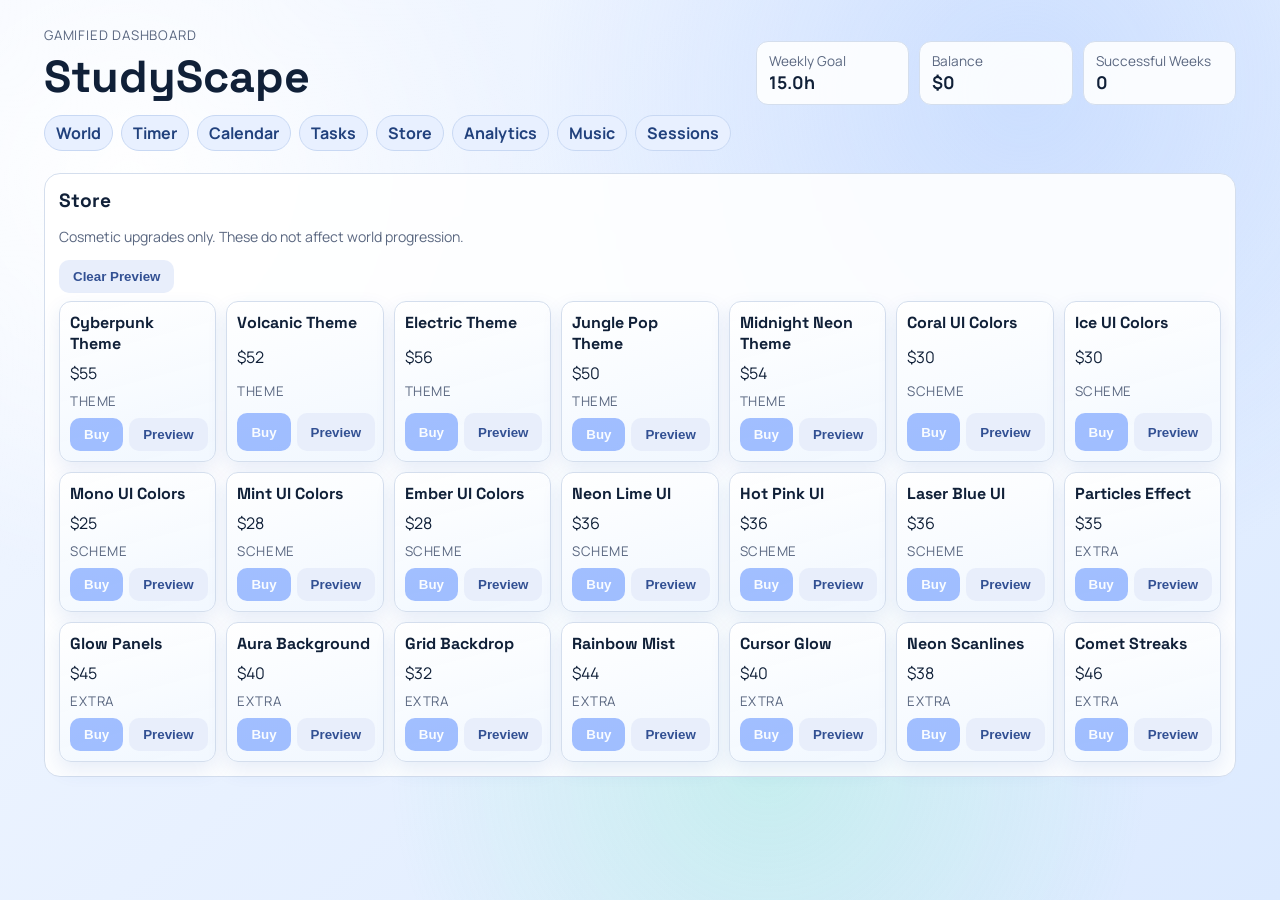
<file: studyscape/store.html>
<!doctype html>
<html lang="en">
<head>
  <meta charset="UTF-8">
  <meta name="viewport" content="width=device-width, initial-scale=1.0">
  <title>StudyScape - store</title>
  <link rel="preconnect" href="https://fonts.googleapis.com">
  <link rel="preconnect" href="https://fonts.gstatic.com" crossorigin>
  <link href="https://fonts.googleapis.com/css2?family=Manrope:wght@400;500;700;800&family=Space+Grotesk:wght@500;700&display=swap" rel="stylesheet">
  <link rel="stylesheet" href="style.css">
</head>
<body class="section-store">
  <div class="bg-gradient" aria-hidden="true"></div>
  <header class="topbar">
    <div>
      <p class="eyebrow">Gamified Dashboard</p>
      <h1>StudyScape</h1>
    </div>
    <div class="meta-cards">
      <article class="meta-card">
        <p>Weekly Goal</p>
        <strong id="weekly-goal-card">15.0h</strong>
      </article>
      <article class="meta-card">
        <p>Balance</p>
        <strong id="balance-card">$0</strong>
      </article>
      <article class="meta-card">
        <p>Successful Weeks</p>
        <strong id="success-card">0</strong>
      </article>
    </div>
  </header>
  <nav class="site-nav">
    <a href="world.html">World</a>
    <a href="timer.html">Timer</a>
    <a href="calendar.html">Calendar</a>
    <a href="tasks.html">Tasks</a>
    <a href="store.html">Store</a>
    <a href="analytics.html">Analytics</a>
    <a href="music.html">Music</a>
    <a href="sessions.html">Sessions</a>
  </nav>

  <main class="layout">
    <section class="panel panel-world" data-section="world">
      <div class="panel-title-row">
        <h2>World Scene</h2>
        <span id="world-stage-label" class="chip">Field</span>
      </div>
      <p class="muted">World progression depends only on successful study weeks (goal: 15h).</p>
      <div class="inline-form">
        <label class="muted" for="world-preview-slider">Preview stage</label>
        <input id="world-preview-slider" type="range" min="1" max="30" step="1">
        <button id="world-preview-reset" class="ghost" type="button">Use Real Progress</button>
      </div>
      <small id="world-preview-text" class="muted"></small>
      <div class="world" id="world-scene">
        <div class="world-sky"></div>
        <div class="shape-layer layer-mountains" data-layer="mountains"></div>
        <div class="shape-layer layer-ground" data-layer="ground-base">
          <div class="ground-rect"></div>
        </div>
        <div class="shape-layer layer-roads" data-layer="roads"></div>
        <div class="shape-layer layer-plants" data-layer="plants"></div>
        <div class="shape-layer layer-trees" data-layer="trees"></div>
        <div class="shape-layer layer-houses" data-layer="houses"></div>
        <div class="shape-layer layer-town" data-layer="town"></div>
        <div class="shape-layer layer-city" data-layer="city"></div>
        <div class="shape-layer layer-skyline" data-layer="skyline"></div>
      </div>
      <div class="progress-row">
        <div class="progress">
          <div id="world-progress-bar"></div>
        </div>
        <small id="world-progress-text">0 / 30 weeks</small>
      </div>
    </section>

    <section class="panel panel-timer" data-section="timer">
      <div class="panel-title-row">
        <h2>Weekly Study Timer</h2>
        <span id="timer-status" class="chip">Paused</span>
      </div>
      <div class="timer-display" id="timer-display">00:00:00</div>
      <div class="timer-actions">
        <button id="start-timer-btn">Start</button>
        <button id="pause-timer-btn" class="ghost">Pause</button>
      </div>
      <div class="goal-info">
        <p><strong id="weekly-hours-text">0.0h</strong> / 15.0h this week</p>
        <div class="progress">
          <div id="weekly-progress-bar"></div>
        </div>
      </div>
      <p class="muted">Successful weeks: <strong id="weekly-success-count">0</strong></p>
      <p class="muted">Timer resets Monday 00:00 (local time).</p>
    </section>

    <section class="panel" data-section="calendar">
      <div class="panel-title-row">
        <h2>Compass Calendar Sync</h2>
      </div>
      <form id="ics-form" class="inline-form">
        <input id="ics-url" type="url" placeholder="Paste ICS calendar URL">
        <button type="submit">Sync</button>
      </form>
      <p id="ics-status" class="muted"></p>
      <small id="calendar-meta" class="muted"></small>
      <form id="calendar-event-form" class="inline-form">
        <input id="custom-title" type="text" placeholder="My event title" required>
        <input id="custom-start" type="datetime-local" required>
        <input id="custom-end" type="datetime-local" placeholder="End (optional)">
        <label class="muted sac-toggle"><input id="custom-sac" type="checkbox"> SAC</label>
        <button type="submit">Add Event</button>
      </form>
      <div class="next-class-card">
        <p>Next Class</p>
        <strong id="next-class-title">None</strong>
        <small id="next-class-countdown">-</small>
      </div>
      <h3>Monthly Calendar</h3>
      <div class="inline-form">
        <button id="month-prev" class="ghost" type="button">Prev</button>
        <strong id="month-label">Month</strong>
        <button id="month-next" class="ghost" type="button">Next</button>
      </div>
      <div id="month-grid" class="month-grid"></div>
      <h3 id="month-day-label">Selected Day Events</h3>
      <ul id="month-day-events" class="list"></ul>
      <h3>My Calendar Items</h3>
      <ul id="custom-event-list" class="list"></ul>
      <h3>Today's Classes</h3>
      <ul id="today-classes" class="list"></ul>
      <h3>Weekly Timetable</h3>
      <div id="week-grid" class="week-grid"></div>
    </section>

    <section class="panel" data-section="tasks">
      <div class="panel-title-row">
        <h2>Tasks</h2>
      </div>
      <form id="task-form" class="task-form">
        <input id="task-name" type="text" placeholder="Task name" required>
        <input id="task-duration" type="number" min="5" step="5" placeholder="Duration (mins)" required>
        <button type="submit">Add Task</button>
      </form>
      <p class="muted">Task Balance: <strong id="task-balance">$0</strong></p>
      <ul id="task-list" class="list"></ul>
    </section>

    <section class="panel" data-section="store">
      <div class="panel-title-row">
        <h2>Store</h2>
      </div>
      <p class="muted">Cosmetic upgrades only. These do not affect world progression.</p>
      <button id="clear-store-preview" class="ghost" type="button">Clear Preview</button>
      <div id="store-grid" class="store-grid"></div>
    </section>

    <section class="panel" data-section="analytics">
      <div class="panel-title-row">
        <h2>Analytics</h2>
      </div>
      <div class="analytics-metrics">
        <article class="metric">
          <p>Total Successful Weeks</p>
          <strong id="analytics-total-success">0</strong>
        </article>
        <article class="metric">
          <p>Current Week Hours</p>
          <strong id="analytics-current-hours">0.0h</strong>
        </article>
      </div>
      <p id="analytics-ratio">0 successful weeks out of 0 total weeks</p>
      <div class="chart-wrap">
        <canvas id="study-chart" width="800" height="260"></canvas>
      </div>
      <h3>Weekly Success History</h3>
      <ul id="weekly-success-history" class="list"></ul>
    </section>

    <section class="panel" data-section="music">
      <div class="panel-title-row">
        <h2>Music Player</h2>
      </div>
      <div class="music-controls">
        <input id="audio-upload" type="file" accept="audio/*" multiple>
        <select id="track-select"><option value="">No uploaded tracks</option></select>
        <button id="play-pause-btn" type="button">Play</button>
        <button id="open-persistent-player" class="ghost" type="button">Open Persistent Player</button>
      </div>
      <audio id="audio-player" controls></audio>
      <p id="track-label" class="muted">No track loaded.</p>
      <div class="spotify-row">
        <input id="spotify-link" type="url" placeholder="Paste Spotify embed or share link">
        <button id="save-spotify-btn">Embed</button>
      </div>
      <p id="spotify-status" class="muted"></p>
      <div id="spotify-embed-wrap"></div>
    </section>

    <section class="panel" data-section="sessions">
      <div class="panel-title-row">
        <h2>Session History</h2>
      </div>
      <ul id="session-list" class="list"></ul>
    </section>
  </main>

  <template id="task-template">
    <li class="task-item">
      <label>
        <input type="checkbox">
        <span class="task-title"></span>
      </label>
      <small class="task-meta"></small>
    </li>
  </template>

  <script src="script.js"></script>
</body>
</html>
</file>
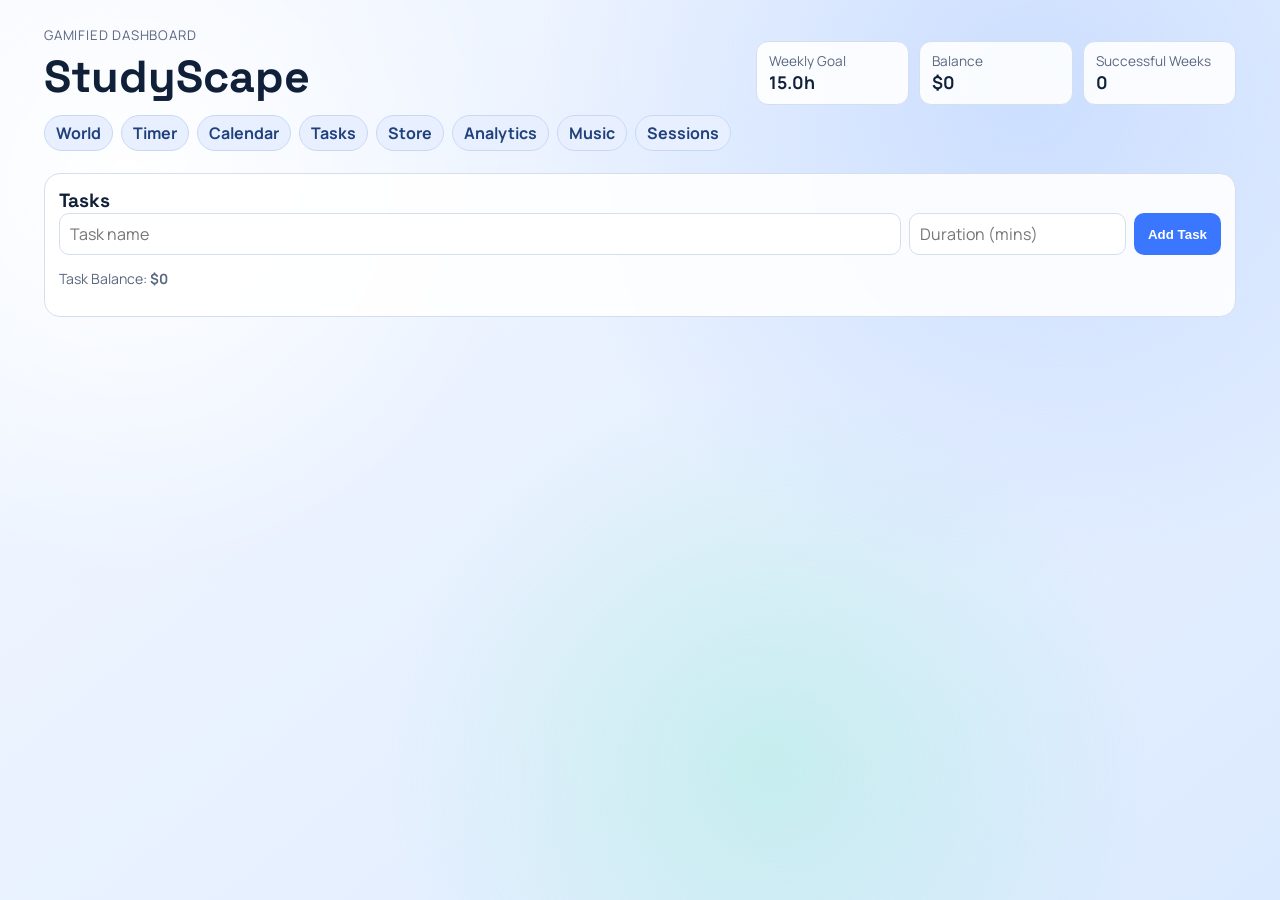
<file: studyscape/tasks.html>
<!doctype html>
<html lang="en">
<head>
  <meta charset="UTF-8">
  <meta name="viewport" content="width=device-width, initial-scale=1.0">
  <title>StudyScape - tasks</title>
  <link rel="preconnect" href="https://fonts.googleapis.com">
  <link rel="preconnect" href="https://fonts.gstatic.com" crossorigin>
  <link href="https://fonts.googleapis.com/css2?family=Manrope:wght@400;500;700;800&family=Space+Grotesk:wght@500;700&display=swap" rel="stylesheet">
  <link rel="stylesheet" href="style.css">
</head>
<body class="section-tasks">
  <div class="bg-gradient" aria-hidden="true"></div>
  <header class="topbar">
    <div>
      <p class="eyebrow">Gamified Dashboard</p>
      <h1>StudyScape</h1>
    </div>
    <div class="meta-cards">
      <article class="meta-card">
        <p>Weekly Goal</p>
        <strong id="weekly-goal-card">15.0h</strong>
      </article>
      <article class="meta-card">
        <p>Balance</p>
        <strong id="balance-card">$0</strong>
      </article>
      <article class="meta-card">
        <p>Successful Weeks</p>
        <strong id="success-card">0</strong>
      </article>
    </div>
  </header>
  <nav class="site-nav">
    <a href="world.html">World</a>
    <a href="timer.html">Timer</a>
    <a href="calendar.html">Calendar</a>
    <a href="tasks.html">Tasks</a>
    <a href="store.html">Store</a>
    <a href="analytics.html">Analytics</a>
    <a href="music.html">Music</a>
    <a href="sessions.html">Sessions</a>
  </nav>

  <main class="layout">
    <section class="panel panel-world" data-section="world">
      <div class="panel-title-row">
        <h2>World Scene</h2>
        <span id="world-stage-label" class="chip">Field</span>
      </div>
      <p class="muted">World progression depends only on successful study weeks (goal: 15h).</p>
      <div class="inline-form">
        <label class="muted" for="world-preview-slider">Preview stage</label>
        <input id="world-preview-slider" type="range" min="1" max="30" step="1">
        <button id="world-preview-reset" class="ghost" type="button">Use Real Progress</button>
      </div>
      <small id="world-preview-text" class="muted"></small>
      <div class="world" id="world-scene">
        <div class="world-sky"></div>
        <div class="shape-layer layer-mountains" data-layer="mountains"></div>
        <div class="shape-layer layer-ground" data-layer="ground-base">
          <div class="ground-rect"></div>
        </div>
        <div class="shape-layer layer-roads" data-layer="roads"></div>
        <div class="shape-layer layer-plants" data-layer="plants"></div>
        <div class="shape-layer layer-trees" data-layer="trees"></div>
        <div class="shape-layer layer-houses" data-layer="houses"></div>
        <div class="shape-layer layer-town" data-layer="town"></div>
        <div class="shape-layer layer-city" data-layer="city"></div>
        <div class="shape-layer layer-skyline" data-layer="skyline"></div>
      </div>
      <div class="progress-row">
        <div class="progress">
          <div id="world-progress-bar"></div>
        </div>
        <small id="world-progress-text">0 / 30 weeks</small>
      </div>
    </section>

    <section class="panel panel-timer" data-section="timer">
      <div class="panel-title-row">
        <h2>Weekly Study Timer</h2>
        <span id="timer-status" class="chip">Paused</span>
      </div>
      <div class="timer-display" id="timer-display">00:00:00</div>
      <div class="timer-actions">
        <button id="start-timer-btn">Start</button>
        <button id="pause-timer-btn" class="ghost">Pause</button>
      </div>
      <div class="goal-info">
        <p><strong id="weekly-hours-text">0.0h</strong> / 15.0h this week</p>
        <div class="progress">
          <div id="weekly-progress-bar"></div>
        </div>
      </div>
      <p class="muted">Successful weeks: <strong id="weekly-success-count">0</strong></p>
      <p class="muted">Timer resets Monday 00:00 (local time).</p>
    </section>

    <section class="panel" data-section="calendar">
      <div class="panel-title-row">
        <h2>Compass Calendar Sync</h2>
      </div>
      <form id="ics-form" class="inline-form">
        <input id="ics-url" type="url" placeholder="Paste ICS calendar URL">
        <button type="submit">Sync</button>
      </form>
      <p id="ics-status" class="muted"></p>
      <small id="calendar-meta" class="muted"></small>
      <form id="calendar-event-form" class="inline-form">
        <input id="custom-title" type="text" placeholder="My event title" required>
        <input id="custom-start" type="datetime-local" required>
        <input id="custom-end" type="datetime-local" placeholder="End (optional)">
        <label class="muted sac-toggle"><input id="custom-sac" type="checkbox"> SAC</label>
        <button type="submit">Add Event</button>
      </form>
      <div class="next-class-card">
        <p>Next Class</p>
        <strong id="next-class-title">None</strong>
        <small id="next-class-countdown">-</small>
      </div>
      <h3>Monthly Calendar</h3>
      <div class="inline-form">
        <button id="month-prev" class="ghost" type="button">Prev</button>
        <strong id="month-label">Month</strong>
        <button id="month-next" class="ghost" type="button">Next</button>
      </div>
      <div id="month-grid" class="month-grid"></div>
      <h3 id="month-day-label">Selected Day Events</h3>
      <ul id="month-day-events" class="list"></ul>
      <h3>My Calendar Items</h3>
      <ul id="custom-event-list" class="list"></ul>
      <h3>Today's Classes</h3>
      <ul id="today-classes" class="list"></ul>
      <h3>Weekly Timetable</h3>
      <div id="week-grid" class="week-grid"></div>
    </section>

    <section class="panel" data-section="tasks">
      <div class="panel-title-row">
        <h2>Tasks</h2>
      </div>
      <form id="task-form" class="task-form">
        <input id="task-name" type="text" placeholder="Task name" required>
        <input id="task-duration" type="number" min="5" step="5" placeholder="Duration (mins)" required>
        <button type="submit">Add Task</button>
      </form>
      <p class="muted">Task Balance: <strong id="task-balance">$0</strong></p>
      <ul id="task-list" class="list"></ul>
    </section>

    <section class="panel" data-section="store">
      <div class="panel-title-row">
        <h2>Store</h2>
      </div>
      <p class="muted">Cosmetic upgrades only. These do not affect world progression.</p>
      <button id="clear-store-preview" class="ghost" type="button">Clear Preview</button>
      <div id="store-grid" class="store-grid"></div>
    </section>

    <section class="panel" data-section="analytics">
      <div class="panel-title-row">
        <h2>Analytics</h2>
      </div>
      <div class="analytics-metrics">
        <article class="metric">
          <p>Total Successful Weeks</p>
          <strong id="analytics-total-success">0</strong>
        </article>
        <article class="metric">
          <p>Current Week Hours</p>
          <strong id="analytics-current-hours">0.0h</strong>
        </article>
      </div>
      <p id="analytics-ratio">0 successful weeks out of 0 total weeks</p>
      <div class="chart-wrap">
        <canvas id="study-chart" width="800" height="260"></canvas>
      </div>
      <h3>Weekly Success History</h3>
      <ul id="weekly-success-history" class="list"></ul>
    </section>

    <section class="panel" data-section="music">
      <div class="panel-title-row">
        <h2>Music Player</h2>
      </div>
      <div class="music-controls">
        <input id="audio-upload" type="file" accept="audio/*" multiple>
        <select id="track-select"><option value="">No uploaded tracks</option></select>
        <button id="play-pause-btn" type="button">Play</button>
        <button id="open-persistent-player" class="ghost" type="button">Open Persistent Player</button>
      </div>
      <audio id="audio-player" controls></audio>
      <p id="track-label" class="muted">No track loaded.</p>
      <div class="spotify-row">
        <input id="spotify-link" type="url" placeholder="Paste Spotify embed or share link">
        <button id="save-spotify-btn">Embed</button>
      </div>
      <p id="spotify-status" class="muted"></p>
      <div id="spotify-embed-wrap"></div>
    </section>

    <section class="panel" data-section="sessions">
      <div class="panel-title-row">
        <h2>Session History</h2>
      </div>
      <ul id="session-list" class="list"></ul>
    </section>
  </main>

  <template id="task-template">
    <li class="task-item">
      <label>
        <input type="checkbox">
        <span class="task-title"></span>
      </label>
      <small class="task-meta"></small>
    </li>
  </template>

  <script src="script.js"></script>
</body>
</html>
</file>
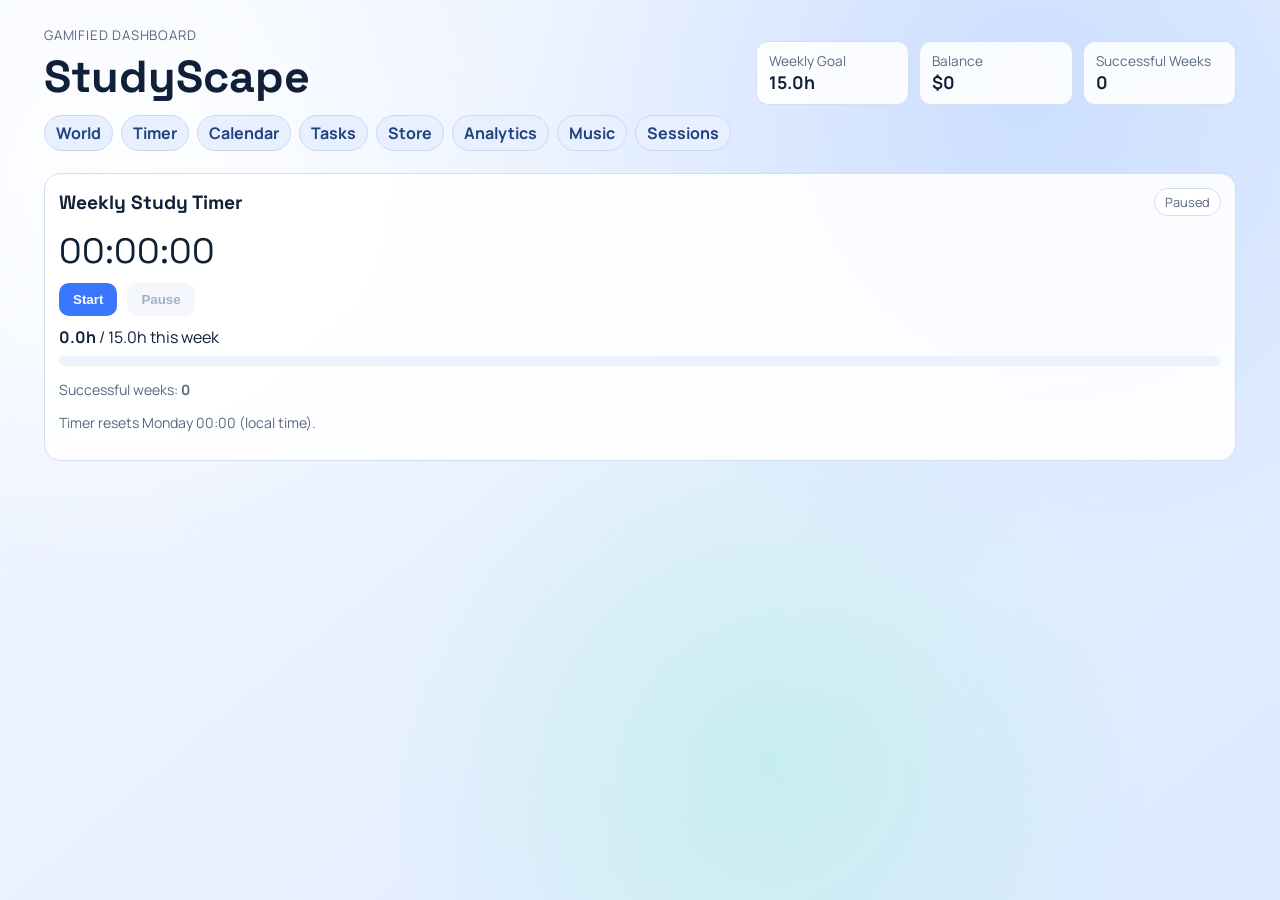
<file: studyscape/timer.html>
<!doctype html>
<html lang="en">
<head>
  <meta charset="UTF-8">
  <meta name="viewport" content="width=device-width, initial-scale=1.0">
  <title>StudyScape - timer</title>
  <link rel="preconnect" href="https://fonts.googleapis.com">
  <link rel="preconnect" href="https://fonts.gstatic.com" crossorigin>
  <link href="https://fonts.googleapis.com/css2?family=Manrope:wght@400;500;700;800&family=Space+Grotesk:wght@500;700&display=swap" rel="stylesheet">
  <link rel="stylesheet" href="style.css">
</head>
<body class="section-timer">
  <div class="bg-gradient" aria-hidden="true"></div>
  <header class="topbar">
    <div>
      <p class="eyebrow">Gamified Dashboard</p>
      <h1>StudyScape</h1>
    </div>
    <div class="meta-cards">
      <article class="meta-card">
        <p>Weekly Goal</p>
        <strong id="weekly-goal-card">15.0h</strong>
      </article>
      <article class="meta-card">
        <p>Balance</p>
        <strong id="balance-card">$0</strong>
      </article>
      <article class="meta-card">
        <p>Successful Weeks</p>
        <strong id="success-card">0</strong>
      </article>
    </div>
  </header>
  <nav class="site-nav">
    <a href="world.html">World</a>
    <a href="timer.html">Timer</a>
    <a href="calendar.html">Calendar</a>
    <a href="tasks.html">Tasks</a>
    <a href="store.html">Store</a>
    <a href="analytics.html">Analytics</a>
    <a href="music.html">Music</a>
    <a href="sessions.html">Sessions</a>
  </nav>

  <main class="layout">
    <section class="panel panel-world" data-section="world">
      <div class="panel-title-row">
        <h2>World Scene</h2>
        <span id="world-stage-label" class="chip">Field</span>
      </div>
      <p class="muted">World progression depends only on successful study weeks (goal: 15h).</p>
      <div class="inline-form">
        <label class="muted" for="world-preview-slider">Preview stage</label>
        <input id="world-preview-slider" type="range" min="1" max="30" step="1">
        <button id="world-preview-reset" class="ghost" type="button">Use Real Progress</button>
      </div>
      <small id="world-preview-text" class="muted"></small>
      <div class="world" id="world-scene">
        <div class="world-sky"></div>
        <div class="shape-layer layer-mountains" data-layer="mountains"></div>
        <div class="shape-layer layer-ground" data-layer="ground-base">
          <div class="ground-rect"></div>
        </div>
        <div class="shape-layer layer-roads" data-layer="roads"></div>
        <div class="shape-layer layer-plants" data-layer="plants"></div>
        <div class="shape-layer layer-trees" data-layer="trees"></div>
        <div class="shape-layer layer-houses" data-layer="houses"></div>
        <div class="shape-layer layer-town" data-layer="town"></div>
        <div class="shape-layer layer-city" data-layer="city"></div>
        <div class="shape-layer layer-skyline" data-layer="skyline"></div>
      </div>
      <div class="progress-row">
        <div class="progress">
          <div id="world-progress-bar"></div>
        </div>
        <small id="world-progress-text">0 / 30 weeks</small>
      </div>
    </section>

    <section class="panel panel-timer" data-section="timer">
      <div class="panel-title-row">
        <h2>Weekly Study Timer</h2>
        <span id="timer-status" class="chip">Paused</span>
      </div>
      <div class="timer-display" id="timer-display">00:00:00</div>
      <div class="timer-actions">
        <button id="start-timer-btn">Start</button>
        <button id="pause-timer-btn" class="ghost">Pause</button>
      </div>
      <div class="goal-info">
        <p><strong id="weekly-hours-text">0.0h</strong> / 15.0h this week</p>
        <div class="progress">
          <div id="weekly-progress-bar"></div>
        </div>
      </div>
      <p class="muted">Successful weeks: <strong id="weekly-success-count">0</strong></p>
      <p class="muted">Timer resets Monday 00:00 (local time).</p>
    </section>

    <section class="panel" data-section="calendar">
      <div class="panel-title-row">
        <h2>Compass Calendar Sync</h2>
      </div>
      <form id="ics-form" class="inline-form">
        <input id="ics-url" type="url" placeholder="Paste ICS calendar URL">
        <button type="submit">Sync</button>
      </form>
      <p id="ics-status" class="muted"></p>
      <small id="calendar-meta" class="muted"></small>
      <form id="calendar-event-form" class="inline-form">
        <input id="custom-title" type="text" placeholder="My event title" required>
        <input id="custom-start" type="datetime-local" required>
        <input id="custom-end" type="datetime-local" placeholder="End (optional)">
        <label class="muted sac-toggle"><input id="custom-sac" type="checkbox"> SAC</label>
        <button type="submit">Add Event</button>
      </form>
      <div class="next-class-card">
        <p>Next Class</p>
        <strong id="next-class-title">None</strong>
        <small id="next-class-countdown">-</small>
      </div>
      <h3>Monthly Calendar</h3>
      <div class="inline-form">
        <button id="month-prev" class="ghost" type="button">Prev</button>
        <strong id="month-label">Month</strong>
        <button id="month-next" class="ghost" type="button">Next</button>
      </div>
      <div id="month-grid" class="month-grid"></div>
      <h3 id="month-day-label">Selected Day Events</h3>
      <ul id="month-day-events" class="list"></ul>
      <h3>My Calendar Items</h3>
      <ul id="custom-event-list" class="list"></ul>
      <h3>Today's Classes</h3>
      <ul id="today-classes" class="list"></ul>
      <h3>Weekly Timetable</h3>
      <div id="week-grid" class="week-grid"></div>
    </section>

    <section class="panel" data-section="tasks">
      <div class="panel-title-row">
        <h2>Tasks</h2>
      </div>
      <form id="task-form" class="task-form">
        <input id="task-name" type="text" placeholder="Task name" required>
        <input id="task-duration" type="number" min="5" step="5" placeholder="Duration (mins)" required>
        <button type="submit">Add Task</button>
      </form>
      <p class="muted">Task Balance: <strong id="task-balance">$0</strong></p>
      <ul id="task-list" class="list"></ul>
    </section>

    <section class="panel" data-section="store">
      <div class="panel-title-row">
        <h2>Store</h2>
      </div>
      <p class="muted">Cosmetic upgrades only. These do not affect world progression.</p>
      <button id="clear-store-preview" class="ghost" type="button">Clear Preview</button>
      <div id="store-grid" class="store-grid"></div>
    </section>

    <section class="panel" data-section="analytics">
      <div class="panel-title-row">
        <h2>Analytics</h2>
      </div>
      <div class="analytics-metrics">
        <article class="metric">
          <p>Total Successful Weeks</p>
          <strong id="analytics-total-success">0</strong>
        </article>
        <article class="metric">
          <p>Current Week Hours</p>
          <strong id="analytics-current-hours">0.0h</strong>
        </article>
      </div>
      <p id="analytics-ratio">0 successful weeks out of 0 total weeks</p>
      <div class="chart-wrap">
        <canvas id="study-chart" width="800" height="260"></canvas>
      </div>
      <h3>Weekly Success History</h3>
      <ul id="weekly-success-history" class="list"></ul>
    </section>

    <section class="panel" data-section="music">
      <div class="panel-title-row">
        <h2>Music Player</h2>
      </div>
      <div class="music-controls">
        <input id="audio-upload" type="file" accept="audio/*" multiple>
        <select id="track-select"><option value="">No uploaded tracks</option></select>
        <button id="play-pause-btn" type="button">Play</button>
        <button id="open-persistent-player" class="ghost" type="button">Open Persistent Player</button>
      </div>
      <audio id="audio-player" controls></audio>
      <p id="track-label" class="muted">No track loaded.</p>
      <div class="spotify-row">
        <input id="spotify-link" type="url" placeholder="Paste Spotify embed or share link">
        <button id="save-spotify-btn">Embed</button>
      </div>
      <p id="spotify-status" class="muted"></p>
      <div id="spotify-embed-wrap"></div>
    </section>

    <section class="panel" data-section="sessions">
      <div class="panel-title-row">
        <h2>Session History</h2>
      </div>
      <ul id="session-list" class="list"></ul>
    </section>
  </main>

  <template id="task-template">
    <li class="task-item">
      <label>
        <input type="checkbox">
        <span class="task-title"></span>
      </label>
      <small class="task-meta"></small>
    </li>
  </template>

  <script src="script.js"></script>
</body>
</html>
</file>
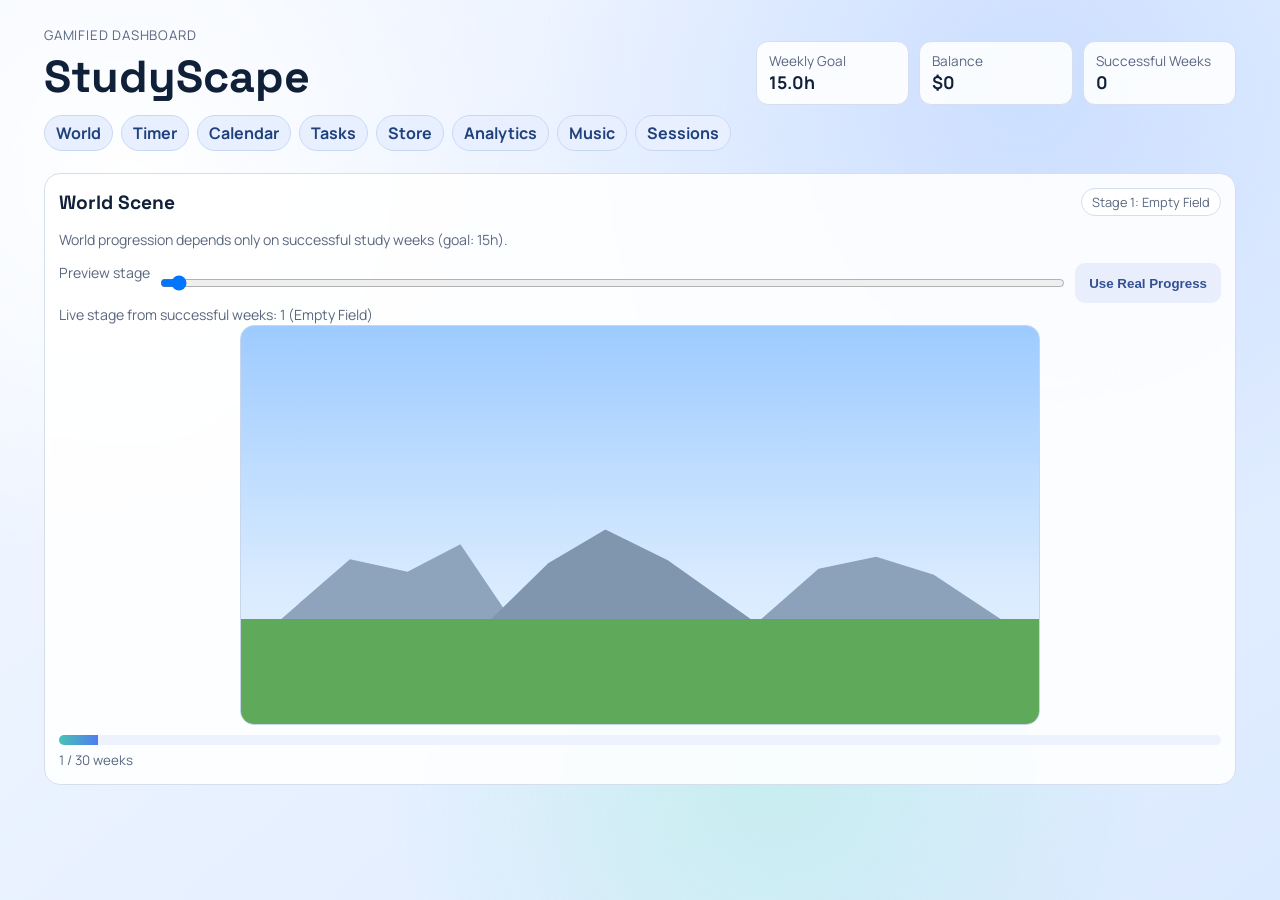
<file: studyscape/world.html>
<!doctype html>
<html lang="en">
<head>
  <meta charset="UTF-8">
  <meta name="viewport" content="width=device-width, initial-scale=1.0">
  <title>StudyScape - world</title>
  <link rel="preconnect" href="https://fonts.googleapis.com">
  <link rel="preconnect" href="https://fonts.gstatic.com" crossorigin>
  <link href="https://fonts.googleapis.com/css2?family=Manrope:wght@400;500;700;800&family=Space+Grotesk:wght@500;700&display=swap" rel="stylesheet">
  <link rel="stylesheet" href="style.css">
</head>
<body class="section-world">
  <div class="bg-gradient" aria-hidden="true"></div>
  <header class="topbar">
    <div>
      <p class="eyebrow">Gamified Dashboard</p>
      <h1>StudyScape</h1>
    </div>
    <div class="meta-cards">
      <article class="meta-card">
        <p>Weekly Goal</p>
        <strong id="weekly-goal-card">15.0h</strong>
      </article>
      <article class="meta-card">
        <p>Balance</p>
        <strong id="balance-card">$0</strong>
      </article>
      <article class="meta-card">
        <p>Successful Weeks</p>
        <strong id="success-card">0</strong>
      </article>
    </div>
  </header>
  <nav class="site-nav">
    <a href="world.html">World</a>
    <a href="timer.html">Timer</a>
    <a href="calendar.html">Calendar</a>
    <a href="tasks.html">Tasks</a>
    <a href="store.html">Store</a>
    <a href="analytics.html">Analytics</a>
    <a href="music.html">Music</a>
    <a href="sessions.html">Sessions</a>
  </nav>

  <main class="layout">
    <section class="panel panel-world" data-section="world">
      <div class="panel-title-row">
        <h2>World Scene</h2>
        <span id="world-stage-label" class="chip">Field</span>
      </div>
      <p class="muted">World progression depends only on successful study weeks (goal: 15h).</p>
      <div class="inline-form">
        <label class="muted" for="world-preview-slider">Preview stage</label>
        <input id="world-preview-slider" type="range" min="1" max="30" step="1">
        <button id="world-preview-reset" class="ghost" type="button">Use Real Progress</button>
      </div>
      <small id="world-preview-text" class="muted"></small>
      <div class="world" id="world-scene">
        <div class="world-sky"></div>
        <div class="shape-layer layer-mountains" data-layer="mountains"></div>
        <div class="shape-layer layer-ground" data-layer="ground-base">
          <div class="ground-rect"></div>
        </div>
        <div class="shape-layer layer-roads" data-layer="roads"></div>
        <div class="shape-layer layer-plants" data-layer="plants"></div>
        <div class="shape-layer layer-trees" data-layer="trees"></div>
        <div class="shape-layer layer-houses" data-layer="houses"></div>
        <div class="shape-layer layer-town" data-layer="town"></div>
        <div class="shape-layer layer-city" data-layer="city"></div>
        <div class="shape-layer layer-skyline" data-layer="skyline"></div>
      </div>
      <div class="progress-row">
        <div class="progress">
          <div id="world-progress-bar"></div>
        </div>
        <small id="world-progress-text">0 / 30 weeks</small>
      </div>
    </section>

    <section class="panel panel-timer" data-section="timer">
      <div class="panel-title-row">
        <h2>Weekly Study Timer</h2>
        <span id="timer-status" class="chip">Paused</span>
      </div>
      <div class="timer-display" id="timer-display">00:00:00</div>
      <div class="timer-actions">
        <button id="start-timer-btn">Start</button>
        <button id="pause-timer-btn" class="ghost">Pause</button>
      </div>
      <div class="goal-info">
        <p><strong id="weekly-hours-text">0.0h</strong> / 15.0h this week</p>
        <div class="progress">
          <div id="weekly-progress-bar"></div>
        </div>
      </div>
      <p class="muted">Successful weeks: <strong id="weekly-success-count">0</strong></p>
      <p class="muted">Timer resets Monday 00:00 (local time).</p>
    </section>

    <section class="panel" data-section="calendar">
      <div class="panel-title-row">
        <h2>Compass Calendar Sync</h2>
      </div>
      <form id="ics-form" class="inline-form">
        <input id="ics-url" type="url" placeholder="Paste ICS calendar URL">
        <button type="submit">Sync</button>
      </form>
      <p id="ics-status" class="muted"></p>
      <small id="calendar-meta" class="muted"></small>
      <form id="calendar-event-form" class="inline-form">
        <input id="custom-title" type="text" placeholder="My event title" required>
        <input id="custom-start" type="datetime-local" required>
        <input id="custom-end" type="datetime-local" placeholder="End (optional)">
        <label class="muted sac-toggle"><input id="custom-sac" type="checkbox"> SAC</label>
        <button type="submit">Add Event</button>
      </form>
      <div class="next-class-card">
        <p>Next Class</p>
        <strong id="next-class-title">None</strong>
        <small id="next-class-countdown">-</small>
      </div>
      <h3>Monthly Calendar</h3>
      <div class="inline-form">
        <button id="month-prev" class="ghost" type="button">Prev</button>
        <strong id="month-label">Month</strong>
        <button id="month-next" class="ghost" type="button">Next</button>
      </div>
      <div id="month-grid" class="month-grid"></div>
      <h3 id="month-day-label">Selected Day Events</h3>
      <ul id="month-day-events" class="list"></ul>
      <h3>My Calendar Items</h3>
      <ul id="custom-event-list" class="list"></ul>
      <h3>Today's Classes</h3>
      <ul id="today-classes" class="list"></ul>
      <h3>Weekly Timetable</h3>
      <div id="week-grid" class="week-grid"></div>
    </section>

    <section class="panel" data-section="tasks">
      <div class="panel-title-row">
        <h2>Tasks</h2>
      </div>
      <form id="task-form" class="task-form">
        <input id="task-name" type="text" placeholder="Task name" required>
        <input id="task-duration" type="number" min="5" step="5" placeholder="Duration (mins)" required>
        <button type="submit">Add Task</button>
      </form>
      <p class="muted">Task Balance: <strong id="task-balance">$0</strong></p>
      <ul id="task-list" class="list"></ul>
    </section>

    <section class="panel" data-section="store">
      <div class="panel-title-row">
        <h2>Store</h2>
      </div>
      <p class="muted">Cosmetic upgrades only. These do not affect world progression.</p>
      <button id="clear-store-preview" class="ghost" type="button">Clear Preview</button>
      <div id="store-grid" class="store-grid"></div>
    </section>

    <section class="panel" data-section="analytics">
      <div class="panel-title-row">
        <h2>Analytics</h2>
      </div>
      <div class="analytics-metrics">
        <article class="metric">
          <p>Total Successful Weeks</p>
          <strong id="analytics-total-success">0</strong>
        </article>
        <article class="metric">
          <p>Current Week Hours</p>
          <strong id="analytics-current-hours">0.0h</strong>
        </article>
      </div>
      <p id="analytics-ratio">0 successful weeks out of 0 total weeks</p>
      <div class="chart-wrap">
        <canvas id="study-chart" width="800" height="260"></canvas>
      </div>
      <h3>Weekly Success History</h3>
      <ul id="weekly-success-history" class="list"></ul>
    </section>

    <section class="panel" data-section="music">
      <div class="panel-title-row">
        <h2>Music Player</h2>
      </div>
      <div class="music-controls">
        <input id="audio-upload" type="file" accept="audio/*" multiple>
        <select id="track-select"><option value="">No uploaded tracks</option></select>
        <button id="play-pause-btn" type="button">Play</button>
        <button id="open-persistent-player" class="ghost" type="button">Open Persistent Player</button>
      </div>
      <audio id="audio-player" controls></audio>
      <p id="track-label" class="muted">No track loaded.</p>
      <div class="spotify-row">
        <input id="spotify-link" type="url" placeholder="Paste Spotify embed or share link">
        <button id="save-spotify-btn">Embed</button>
      </div>
      <p id="spotify-status" class="muted"></p>
      <div id="spotify-embed-wrap"></div>
    </section>

    <section class="panel" data-section="sessions">
      <div class="panel-title-row">
        <h2>Session History</h2>
      </div>
      <ul id="session-list" class="list"></ul>
    </section>
  </main>

  <template id="task-template">
    <li class="task-item">
      <label>
        <input type="checkbox">
        <span class="task-title"></span>
      </label>
      <small class="task-meta"></small>
    </li>
  </template>

  <script src="script.js"></script>
</body>
</html>
</file>
<file: studyscape/style.css>
:root {
  --bg-1: #f4f8ff;
  --bg-2: #dceaff;
  --panel: rgba(255, 255, 255, 0.88);
  --text: #102038;
  --muted: #5a6780;
  --primary: #3b76ff;
  --success: #21a15f;
  --border: #d4deed;
}

* {
  box-sizing: border-box;
}

body {
  margin: 0;
  font-family: "Manrope", sans-serif;
  color: var(--text);
  background: linear-gradient(140deg, var(--bg-1), var(--bg-2));
  min-height: 100vh;
}

.bg-gradient {
  position: fixed;
  inset: 0;
  pointer-events: none;
  z-index: -1;
  background:
    radial-gradient(circle at 10% 20%, rgba(255, 255, 255, 0.95), transparent 30%),
    radial-gradient(circle at 80% 10%, rgba(168, 199, 255, 0.45), transparent 38%),
    radial-gradient(circle at 60% 85%, rgba(113, 237, 190, 0.25), transparent 35%);
  animation: drift 16s linear infinite alternate;
}

@keyframes drift {
  from { transform: scale(1) translateY(0); }
  to { transform: scale(1.04) translateY(-12px); }
}

.topbar {
  padding: 26px clamp(16px, 4vw, 44px) 10px;
  display: flex;
  gap: 16px;
  justify-content: space-between;
  align-items: flex-end;
  flex-wrap: wrap;
}

.site-nav {
  padding: 0 clamp(16px, 4vw, 44px) 10px;
  display: flex;
  flex-wrap: wrap;
  gap: 8px;
}

.site-nav a {
  text-decoration: none;
  color: #21417d;
  font-weight: 700;
  background: #e8f0ff;
  border: 1px solid #c8d8f3;
  border-radius: 999px;
  padding: 6px 11px;
}

h1, h2, h3, h4 {
  font-family: "Space Grotesk", sans-serif;
  margin: 0;
}

h1 {
  font-size: clamp(2rem, 4vw, 2.8rem);
}

h2 {
  font-size: 1.2rem;
}

h3 {
  font-size: 1rem;
  margin: 12px 0 8px;
}

.eyebrow {
  margin: 0 0 4px;
  color: var(--muted);
  font-size: 0.83rem;
  text-transform: uppercase;
  letter-spacing: 0.06em;
}

.meta-cards {
  display: grid;
  grid-template-columns: repeat(3, minmax(100px, 1fr));
  gap: 10px;
  width: min(480px, 100%);
}

.meta-card {
  background: var(--panel);
  border: 1px solid var(--border);
  border-radius: 12px;
  padding: 10px 12px;
}

.meta-card p {
  margin: 0;
  color: var(--muted);
  font-size: 0.85rem;
}

.meta-card strong {
  font-size: 1.1rem;
}

.layout {
  padding: 12px clamp(16px, 4vw, 44px) 26px;
  display: grid;
  grid-template-columns: repeat(12, minmax(0, 1fr));
  gap: 14px;
}

.panel {
  grid-column: span 6;
  background: var(--panel);
  border: 1px solid var(--border);
  border-radius: 16px;
  padding: 14px;
  backdrop-filter: blur(3px);
  animation: panel-in 0.5s ease both;
}

@keyframes panel-in {
  from { opacity: 0; transform: translateY(8px); }
  to { opacity: 1; transform: translateY(0); }
}

.panel-world, .panel-timer {
  grid-column: span 6;
}

.panel-title-row {
  display: flex;
  justify-content: space-between;
  align-items: center;
  gap: 10px;
}

.chip {
  border: 1px solid var(--border);
  border-radius: 999px;
  padding: 4px 10px;
  font-size: 0.8rem;
  color: var(--muted);
  background: #fff;
}

.muted {
  color: var(--muted);
  font-size: 0.88rem;
}

.timer-display {
  font-family: "Space Grotesk", sans-serif;
  font-size: 2.2rem;
  margin: 12px 0 10px;
}

.timer-actions {
  display: flex;
  gap: 10px;
}

button {
  border: 0;
  border-radius: 10px;
  padding: 9px 14px;
  cursor: pointer;
  background: var(--primary);
  color: #fff;
  font-weight: 700;
  transition: transform 0.18s ease, opacity 0.2s ease;
}

button:hover:not(:disabled) {
  transform: translateY(-1px);
}

button:disabled {
  cursor: not-allowed;
  opacity: 0.45;
}

button.ghost {
  background: #e8eefb;
  color: #325093;
}

button.success {
  background: var(--success);
}

.progress {
  background: #edf2fd;
  border-radius: 999px;
  height: 10px;
  overflow: hidden;
}

.progress > div {
  height: 100%;
  width: 0;
  background: linear-gradient(90deg, #47c4b5, #4f7df0);
  transition: width 0.5s ease;
}

.goal-info p {
  margin: 10px 0 8px;
}

.world {
  position: relative;
  overflow: hidden;
  border-radius: 14px;
  border: 1px solid #c8d6ec;
  width: 800px;
  height: 400px;
  margin: 0 auto;
  background: #cfe3ff;
}

.world-sky {
  position: absolute;
  inset: 0;
  background: linear-gradient(#9dcbff 0%, #d9ebff 65%, #e8f4ff 100%);
  z-index: 1;
}

.shape-layer {
  position: absolute;
  inset: 0;
  pointer-events: none;
}

.layer-mountains { z-index: 2; }
.layer-ground { z-index: 3; }
.layer-roads { z-index: 4; }
.layer-plants { z-index: 5; }
.layer-trees { z-index: 6; }
.layer-houses { z-index: 7; }
.layer-town { z-index: 8; }
.layer-city { z-index: 9; }
.layer-skyline { z-index: 10; }

.ground-rect {
  position: absolute;
  left: 0;
  right: 0;
  bottom: 0;
  height: 105px;
  background: #5fa95b;
  transition: background 0.6s ease;
}

.world.urban-ground .ground-rect {
  background: #555a61;
}

.shape {
  position: absolute;
  opacity: 0;
  transform: translateY(10px) scale(0.92);
  transform-origin: center bottom;
  transition: opacity 0.6s ease, transform 0.6s ease;
}

.shape.unlocked {
  opacity: 1;
  transform: translateY(0) scale(1);
}

.shape-layer.hidden-in-urban .shape {
  opacity: 0 !important;
  transform: translateY(10px) scale(0.92) !important;
}

.progress-row {
  margin-top: 10px;
}

.progress-row small {
  display: inline-block;
  margin-top: 6px;
  color: var(--muted);
}

input {
  border: 1px solid var(--border);
  border-radius: 10px;
  padding: 9px 10px;
  font: inherit;
  color: var(--text);
}

.inline-form,
.task-form,
.spotify-row,
.music-controls {
  display: flex;
  gap: 8px;
  flex-wrap: wrap;
}

.inline-form input,
.task-form input:first-child,
.spotify-row input {
  flex: 1;
  min-width: 220px;
}

#world-preview-slider {
  min-width: 160px;
}

.next-class-card {
  margin-top: 10px;
  border: 1px solid #b6c9ee;
  border-radius: 12px;
  padding: 12px;
  background: linear-gradient(145deg, #f7fbff, #ecf4ff);
  box-shadow: inset 0 1px 0 rgba(255, 255, 255, 0.6);
}

.next-class-card p {
  margin: 0 0 2px;
  color: var(--muted);
}

.next-class-card strong {
  display: block;
  margin-bottom: 3px;
}

#calendar-meta {
  display: block;
  margin-top: -2px;
  margin-bottom: 8px;
}

.list {
  list-style: none;
  margin: 10px 0 0;
  padding: 0;
  display: grid;
  gap: 8px;
}

.list li {
  border: 1px solid var(--border);
  border-radius: 11px;
  padding: 9px;
  background: #fff;
}

.calendar-item {
  display: grid;
  gap: 3px;
}

.calendar-item-main {
  font-weight: 700;
}

.calendar-empty {
  color: var(--muted);
  font-size: 0.86rem;
  border-style: dashed;
}

.task-item {
  display: flex;
  justify-content: space-between;
  align-items: center;
  gap: 10px;
}

.task-item label {
  display: flex;
  gap: 10px;
  align-items: center;
}

.task-title {
  font-weight: 700;
}

.task-meta {
  color: var(--muted);
}

.text-btn {
  font-size: 0.8rem;
  padding: 6px 8px;
}

.week-grid {
  display: grid;
  grid-template-columns: repeat(7, minmax(120px, 1fr));
  gap: 8px;
  overflow-x: auto;
  padding-bottom: 4px;
}

.month-grid {
  margin-top: 8px;
  display: grid;
  grid-template-columns: repeat(7, minmax(90px, 1fr));
  gap: 6px;
}

.month-head {
  font-size: 0.75rem;
  font-weight: 700;
  color: var(--muted);
  text-align: center;
}

.month-cell {
  min-height: 66px;
  border: 1px solid var(--border);
  border-radius: 8px;
  background: #fff;
  padding: 6px;
  display: grid;
  align-content: start;
  gap: 4px;
}

.month-cell.clickable {
  cursor: pointer;
}

.month-cell.selected {
  border-color: #6f9cf0;
  box-shadow: 0 0 0 2px rgba(111, 156, 240, 0.2);
}

.month-cell.out {
  opacity: 0.35;
}

.month-cell small {
  font-size: 0.68rem;
  color: #355d9a;
  background: #e8f0ff;
  border-radius: 999px;
  padding: 1px 6px;
  width: fit-content;
}

.month-cell small.mine {
  background: #e9f9e9;
  color: #2c7d45;
}

.sac-icon {
  color: #d63b3b;
  font-size: 0.95rem;
  line-height: 1;
}

.day-col {
  border: 1px solid var(--border);
  border-radius: 10px;
  padding: 8px;
  min-height: 108px;
  background: #fff;
}

.day-col h4 {
  display: flex;
  justify-content: space-between;
  align-items: center;
  font-size: 0.88rem;
  margin-bottom: 6px;
}

.day-col h4 small {
  color: var(--muted);
  font-size: 0.74rem;
  font-weight: 600;
}

.event-pill {
  display: grid;
  gap: 2px;
  font-size: 0.76rem;
  background: #ebf2ff;
  color: #1f3f7c;
  border-radius: 10px;
  padding: 6px 8px;
  margin-bottom: 5px;
}

.event-pill strong {
  font-size: 0.72rem;
  color: #3d5c97;
}

.store-grid {
  margin-top: 8px;
  display: grid;
  grid-template-columns: repeat(auto-fill, minmax(150px, 1fr));
  gap: 10px;
}

.store-item {
  border: 1px solid var(--border);
  border-radius: 12px;
  background: linear-gradient(165deg, rgba(255, 255, 255, 0.94), rgba(240, 247, 255, 0.92));
  padding: 10px;
  display: grid;
  gap: 8px;
  box-shadow: 0 8px 20px rgba(40, 90, 190, 0.1);
}

a.store-item {
  text-decoration: none;
  color: inherit;
}

.store-actions {
  display: flex;
  gap: 6px;
}

.store-item p {
  margin: 0;
}

.store-item small {
  text-transform: uppercase;
  letter-spacing: 0.04em;
  color: var(--muted);
}

.chart-wrap {
  border: 1px solid var(--border);
  border-radius: 12px;
  overflow: hidden;
}

.analytics-metrics {
  display: grid;
  grid-template-columns: repeat(auto-fit, minmax(160px, 1fr));
  gap: 8px;
  margin-bottom: 10px;
}

.metric {
  border: 1px solid var(--border);
  border-radius: 10px;
  background: #fff;
  padding: 9px 10px;
}

.metric p {
  margin: 0;
  color: var(--muted);
  font-size: 0.8rem;
}

.metric strong {
  font-family: "Space Grotesk", sans-serif;
  font-size: 1.2rem;
}

.history-row {
  display: flex;
  align-items: center;
  justify-content: space-between;
  gap: 8px;
}

.history-row small {
  display: block;
  color: var(--muted);
}

.history-badge {
  border-radius: 999px;
  padding: 4px 8px;
  font-size: 0.72rem;
  font-weight: 700;
}

.history-badge.success {
  background: #dff5e8;
  color: #1f824d;
}

.history-badge.missed {
  background: #ffe3e3;
  color: #a94444;
}

canvas {
  display: block;
  width: 100%;
  height: auto;
}

audio {
  width: 100%;
  margin-top: 8px;
}

iframe {
  border: 0;
  border-radius: 12px;
  margin-top: 10px;
}

body.theme-sunrise {
  --bg-1: #fff3e1;
  --bg-2: #ffe2d2;
  --primary: #f47b39;
}

body.theme-ocean {
  --bg-1: #e6f9ff;
  --bg-2: #caecff;
  --primary: #1c86d6;
}

body.scheme-neon {
  --text: #021224;
  --primary: #00a6a6;
  --border: #9fe3e3;
}

body.scheme-earth {
  --text: #2a241b;
  --primary: #907a2f;
  --border: #e0d5b4;
}

body.extra-stars::after {
  content: "";
  position: fixed;
  inset: 0;
  pointer-events: none;
  z-index: -1;
  background-image:
    radial-gradient(circle at 20% 30%, rgba(255, 255, 255, 0.9) 0 1px, transparent 2px),
    radial-gradient(circle at 75% 22%, rgba(255, 255, 255, 0.8) 0 1.4px, transparent 3px),
    radial-gradient(circle at 55% 78%, rgba(255, 255, 255, 0.8) 0 1.2px, transparent 3px);
}

body.extra-aurora .bg-gradient {
  background:
    radial-gradient(circle at 12% 20%, rgba(173, 240, 206, 0.8), transparent 28%),
    radial-gradient(circle at 80% 18%, rgba(138, 217, 255, 0.55), transparent 35%),
    radial-gradient(circle at 50% 85%, rgba(174, 166, 255, 0.45), transparent 35%);
}

body.theme-dark {
  --bg-1: #121a2b;
  --bg-2: #1c263c;
  --panel: rgba(25, 35, 56, 0.85);
  --text: #e9f0ff;
  --muted: #a8b8d6;
  --primary: #70a5ff;
  --border: #304365;
}

body.theme-nature {
  --bg-1: #eef7ee;
  --bg-2: #d5ebd2;
  --panel: rgba(255, 255, 255, 0.9);
  --text: #143124;
  --muted: #4f6f5d;
  --primary: #3c9c5f;
  --border: #bbd8c2;
}

body.theme-minimal {
  --bg-1: #f4f4f4;
  --bg-2: #ececec;
  --panel: rgba(255, 255, 255, 0.92);
  --text: #1f1f1f;
  --muted: #666;
  --primary: #3a3a3a;
  --border: #d8d8d8;
}

body.theme-cyberpunk {
  --bg-1: #120021;
  --bg-2: #2b0050;
  --panel: rgba(26, 8, 45, 0.84);
  --text: #ffe8ff;
  --muted: #e3a7ff;
  --primary: #ff3fd5;
  --border: #7c3dff;
}

body.theme-volcanic {
  --bg-1: #2b0909;
  --bg-2: #4d0f0f;
  --panel: rgba(61, 19, 19, 0.85);
  --text: #ffe9d8;
  --muted: #f0b39a;
  --primary: #ff5a1f;
  --border: #b84c27;
}

body.theme-electric {
  --bg-1: #001326;
  --bg-2: #00335f;
  --panel: rgba(5, 31, 57, 0.84);
  --text: #e7f8ff;
  --muted: #9fd8ff;
  --primary: #00d4ff;
  --border: #2c88ff;
}

body.theme-jungle-pop {
  --bg-1: #032e1c;
  --bg-2: #085436;
  --panel: rgba(8, 60, 40, 0.84);
  --text: #f1fff2;
  --muted: #a8edb7;
  --primary: #35ff8a;
  --border: #1e9c67;
}

body.theme-midnight {
  --bg-1: #06091f;
  --bg-2: #131b46;
  --panel: rgba(14, 22, 63, 0.84);
  --text: #edf0ff;
  --muted: #a6b4ff;
  --primary: #7c8dff;
  --border: #485ec7;
}

body.theme-sunset {
  --bg-1: #ffe8dd;
  --bg-2: #ffd5c7;
  --panel: rgba(255, 255, 255, 0.9);
  --text: #3b211f;
  --muted: #815a52;
  --primary: #df6b4e;
  --border: #f1c7bb;
}

body.theme-latte {
  --bg-1: #f7efe7;
  --bg-2: #efe4d9;
  --panel: rgba(255, 255, 255, 0.88);
  --text: #35261b;
  --muted: #6c5a4d;
  --primary: #a4734f;
  --border: #dfcfbf;
}

body.scheme-coral {
  --primary: #ef6f6c;
  --border: #f3cbc9;
}

body.scheme-ice {
  --primary: #2c8bbf;
  --border: #b9dcec;
}

body.scheme-mono {
  --primary: #444;
  --border: #cfcfcf;
}

body.scheme-mint {
  --primary: #3da585;
  --border: #bfe8dc;
}

body.scheme-ember {
  --primary: #cc5b3f;
  --border: #f0c4b9;
}

body.scheme-neon-lime {
  --primary: #b7ff2e;
  --border: #dff8a8;
}

body.scheme-hot-pink {
  --primary: #ff3f8e;
  --border: #ffc0dc;
}

body.scheme-laser-blue {
  --primary: #37c5ff;
  --border: #b7e6fb;
}

body.extra-particles::before {
  content: "";
  position: fixed;
  inset: 0;
  pointer-events: none;
  z-index: -1;
  background-image:
    radial-gradient(circle at 12% 18%, rgba(255, 255, 255, 0.8) 0 1.3px, transparent 3px),
    radial-gradient(circle at 76% 30%, rgba(255, 255, 255, 0.75) 0 1.5px, transparent 3px),
    radial-gradient(circle at 42% 72%, rgba(255, 255, 255, 0.7) 0 1.2px, transparent 3px);
  animation: particles-float 12s linear infinite alternate;
}

@keyframes particles-float {
  from { transform: translateY(0) scale(1); }
  to { transform: translateY(-14px) scale(1.02); }
}

body.extra-glow .panel {
  box-shadow: 0 0 0 1px rgba(255, 255, 255, 0.22), 0 10px 28px rgba(86, 133, 255, 0.2);
}

body.extra-aura .bg-gradient {
  background:
    radial-gradient(circle at 10% 30%, rgba(255, 174, 143, 0.45), transparent 30%),
    radial-gradient(circle at 82% 22%, rgba(131, 230, 255, 0.45), transparent 35%),
    radial-gradient(circle at 50% 84%, rgba(171, 255, 220, 0.36), transparent 30%);
}

body.extra-grid::before {
  content: "";
  position: fixed;
  inset: 0;
  pointer-events: none;
  z-index: -1;
  background-image:
    linear-gradient(rgba(255, 255, 255, 0.08) 1px, transparent 1px),
    linear-gradient(90deg, rgba(255, 255, 255, 0.08) 1px, transparent 1px);
  background-size: 32px 32px, 32px 32px;
}

body.extra-rainbow .bg-gradient {
  background:
    radial-gradient(circle at 20% 25%, rgba(255, 117, 117, 0.35), transparent 28%),
    radial-gradient(circle at 75% 22%, rgba(255, 206, 102, 0.3), transparent 30%),
    radial-gradient(circle at 62% 72%, rgba(113, 202, 255, 0.35), transparent 32%);
}

body.extra-cursor-glow::after {
  content: "";
  position: fixed;
  left: 0;
  top: 0;
  width: 200px;
  height: 200px;
  transform: translate(calc(var(--cursor-x, -300px) - 100px), calc(var(--cursor-y, -300px) - 100px));
  background: radial-gradient(circle, rgba(120, 190, 255, 0.28) 0%, rgba(120, 190, 255, 0) 70%);
  pointer-events: none;
  z-index: 1000;
  transition: transform 0.08s linear;
}

body.extra-neon-scan::before {
  content: "";
  position: fixed;
  inset: 0;
  pointer-events: none;
  z-index: -1;
  background:
    repeating-linear-gradient(
      to bottom,
      rgba(0, 255, 222, 0.06) 0 2px,
      transparent 2px 8px
    );
}

body.extra-comet::after {
  content: "";
  position: fixed;
  inset: 0;
  pointer-events: none;
  z-index: -1;
  background:
    linear-gradient(130deg, transparent 0 42%, rgba(255, 255, 255, 0.16) 44%, transparent 46%),
    linear-gradient(130deg, transparent 0 68%, rgba(168, 236, 255, 0.2) 70%, transparent 72%);
  animation: comet-sweep 6s linear infinite;
}

@keyframes comet-sweep {
  from { transform: translateX(-8%); }
  to { transform: translateX(8%); }
}

@media (max-width: 980px) {
  .panel, .panel-world, .panel-timer {
    grid-column: span 12;
  }
}

body.section-world [data-section],
body.section-timer [data-section],
body.section-calendar [data-section],
body.section-tasks [data-section],
body.section-store [data-section],
body.section-analytics [data-section],
body.section-music [data-section],
body.section-sessions [data-section] {
  display: none;
}

body.section-world [data-section="world"],
body.section-timer [data-section="timer"],
body.section-calendar [data-section="calendar"],
body.section-tasks [data-section="tasks"],
body.section-store [data-section="store"],
body.section-analytics [data-section="analytics"],
body.section-music [data-section="music"],
body.section-sessions [data-section="sessions"] {
  display: block;
  grid-column: span 12;
}
</file>
